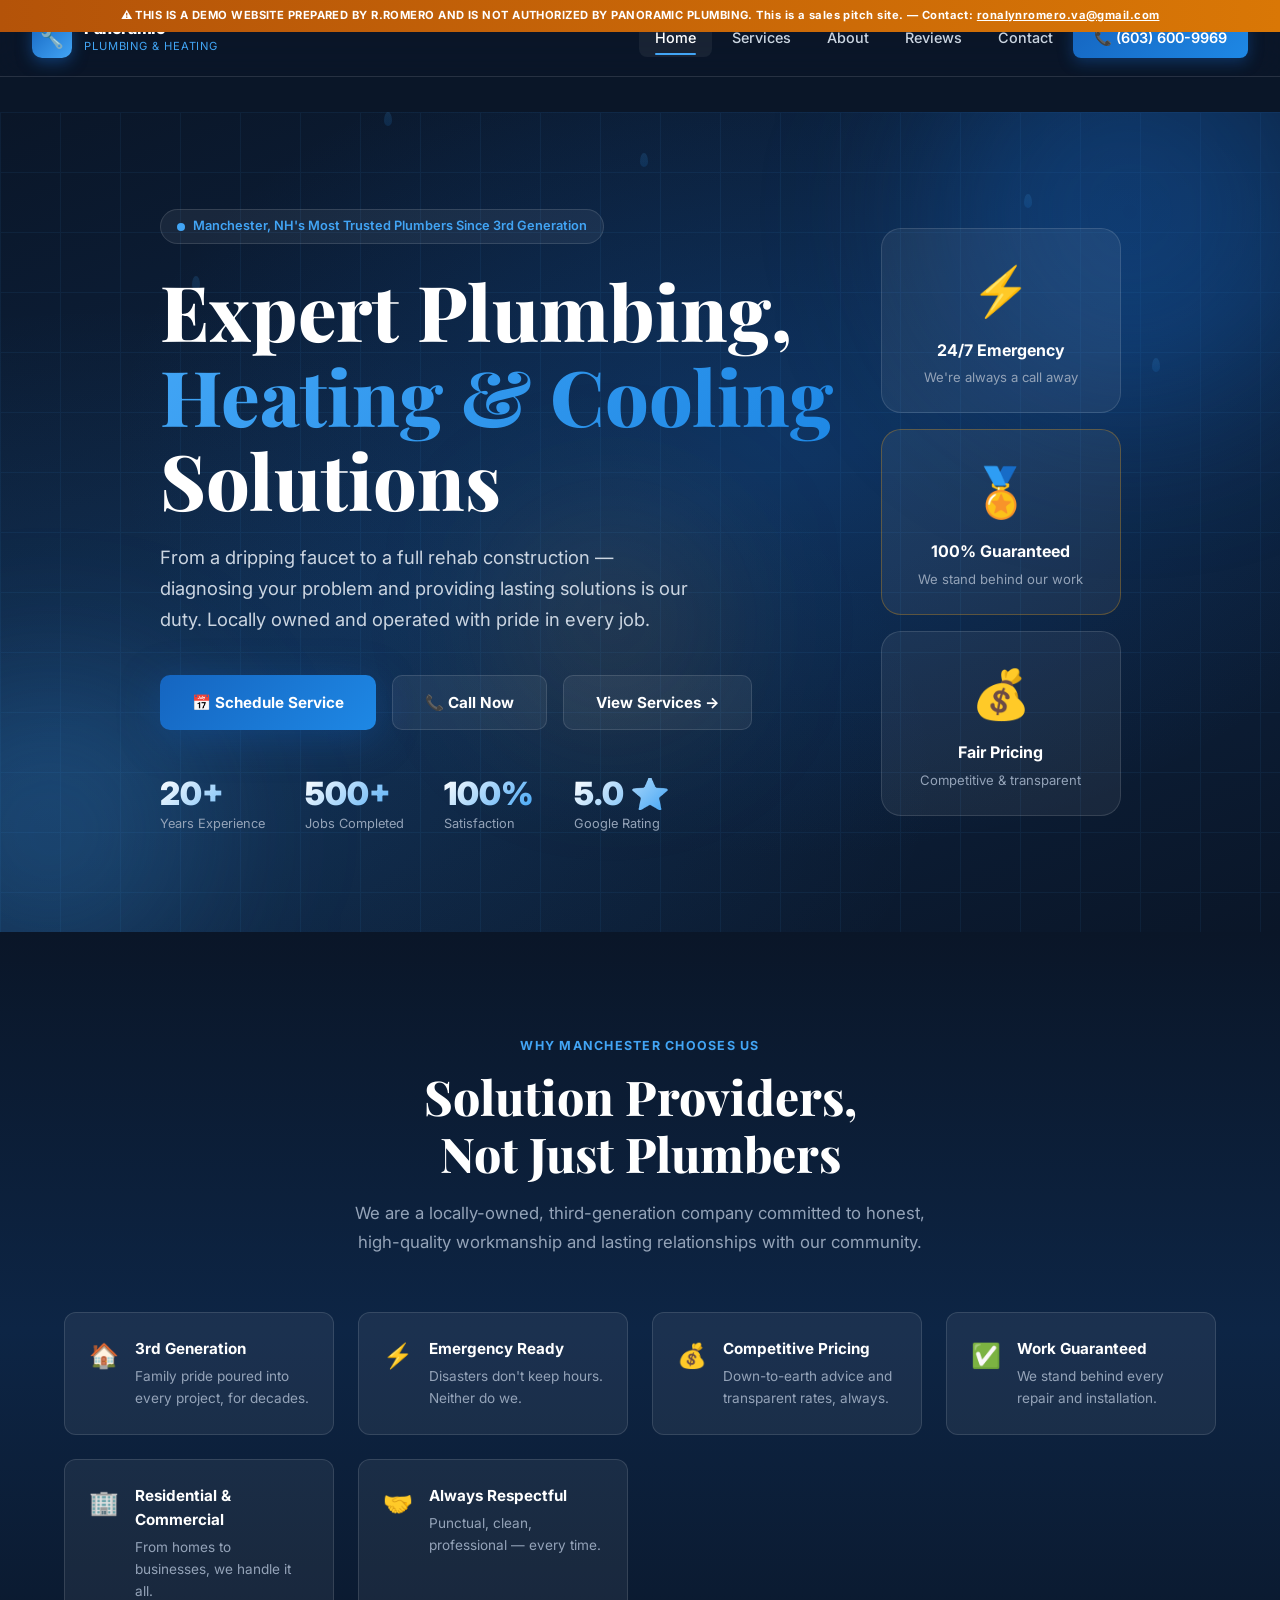
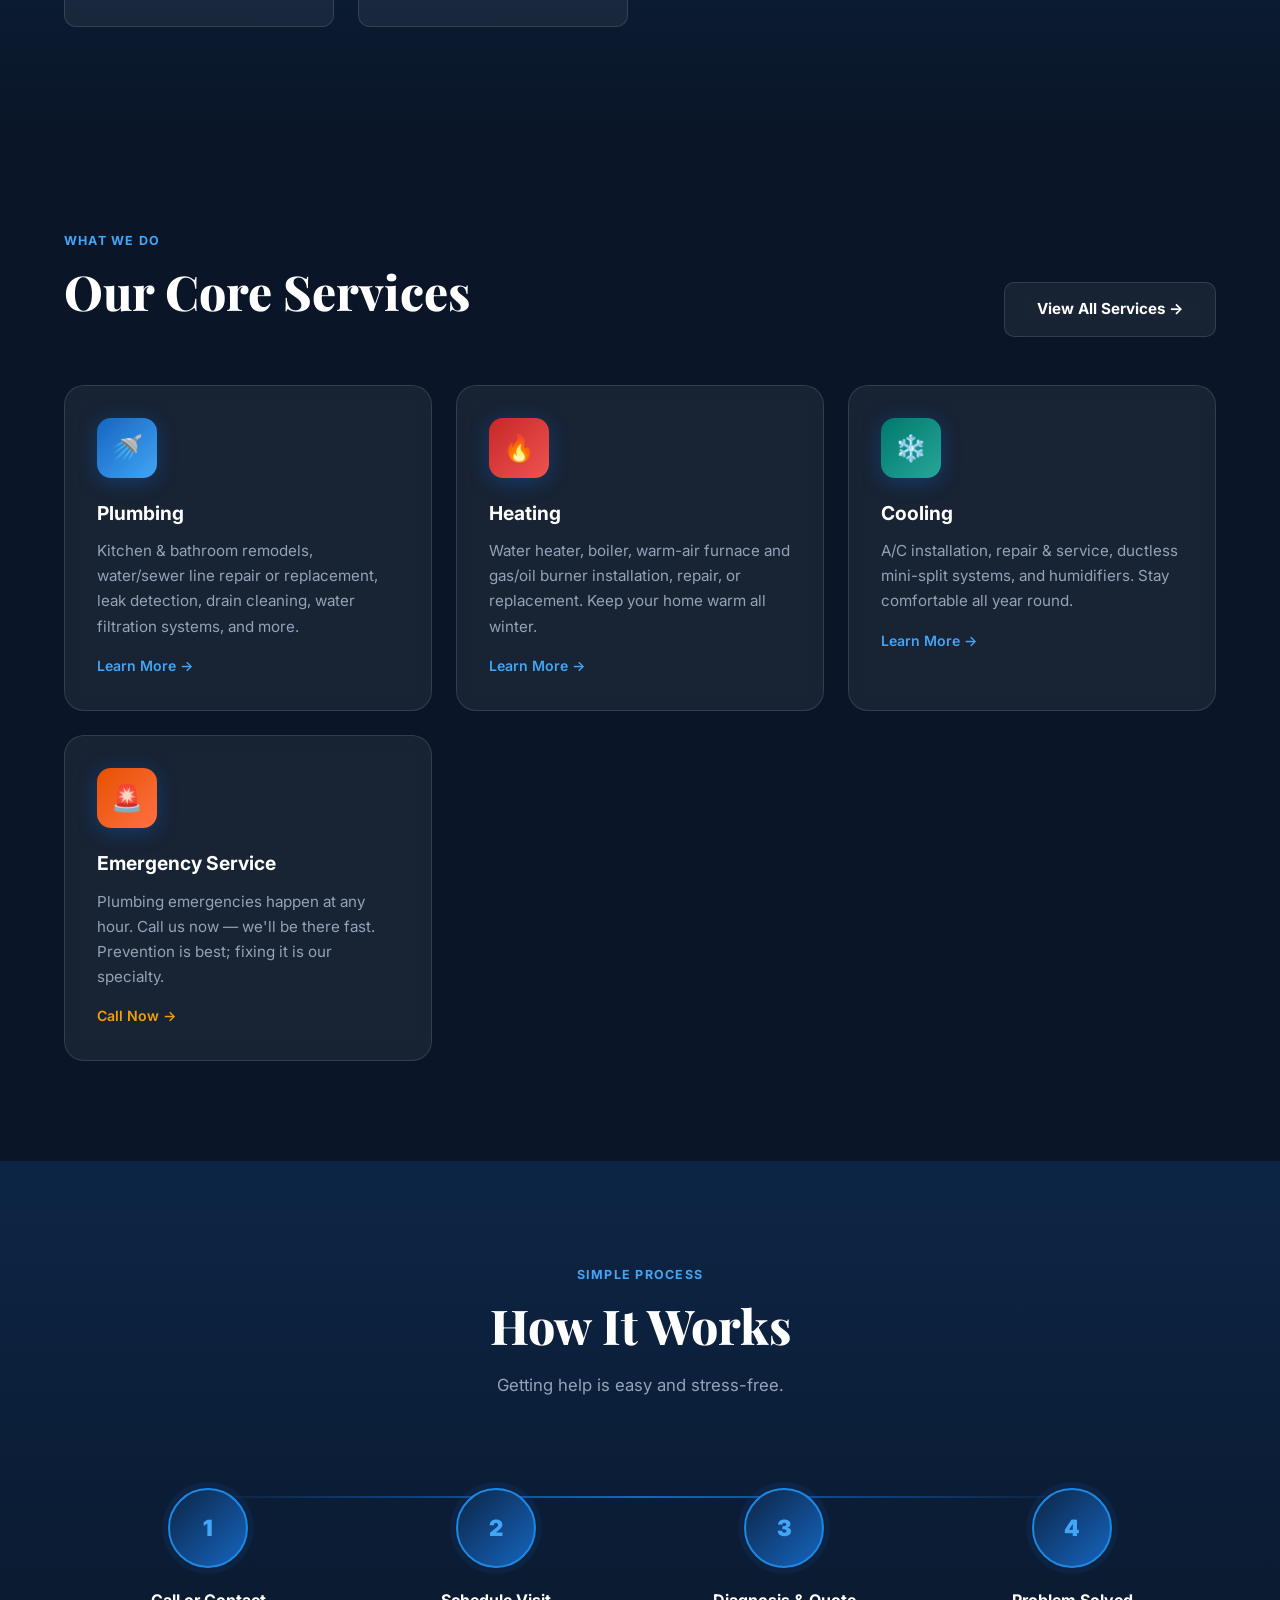
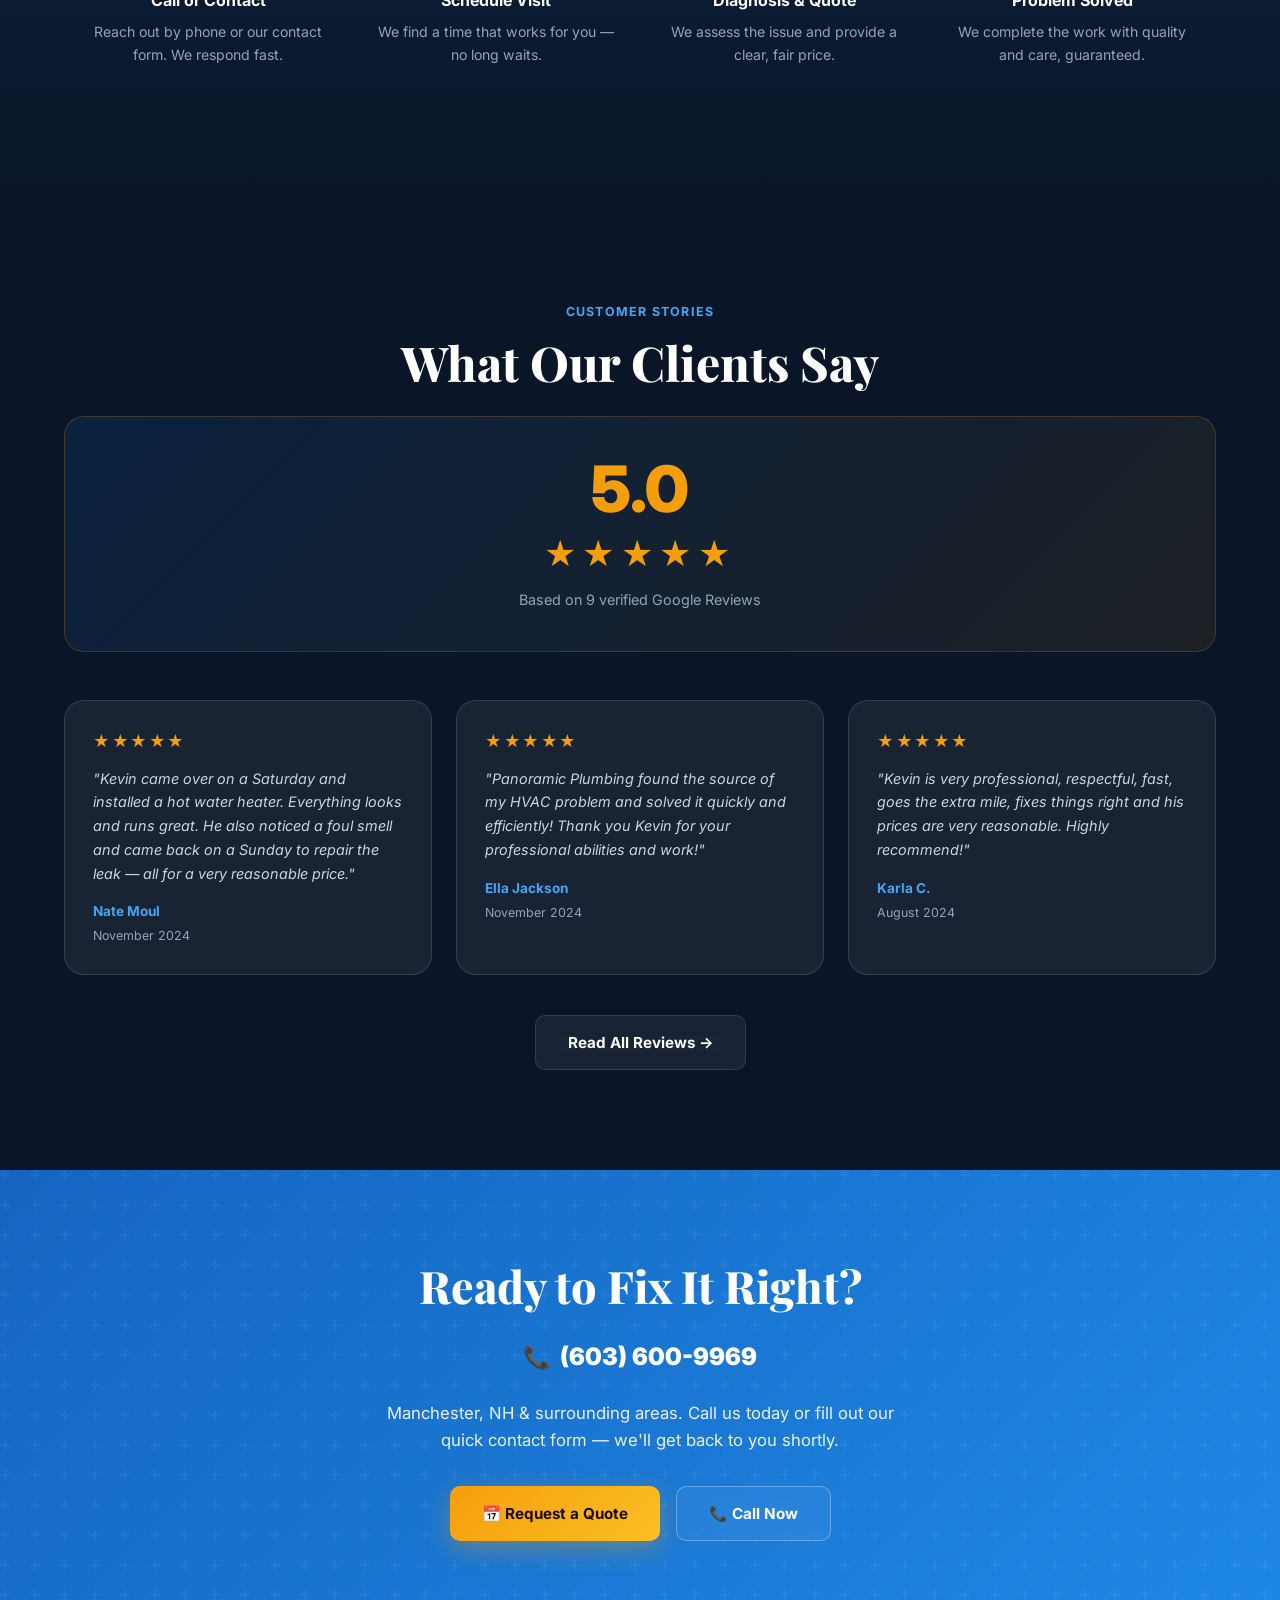
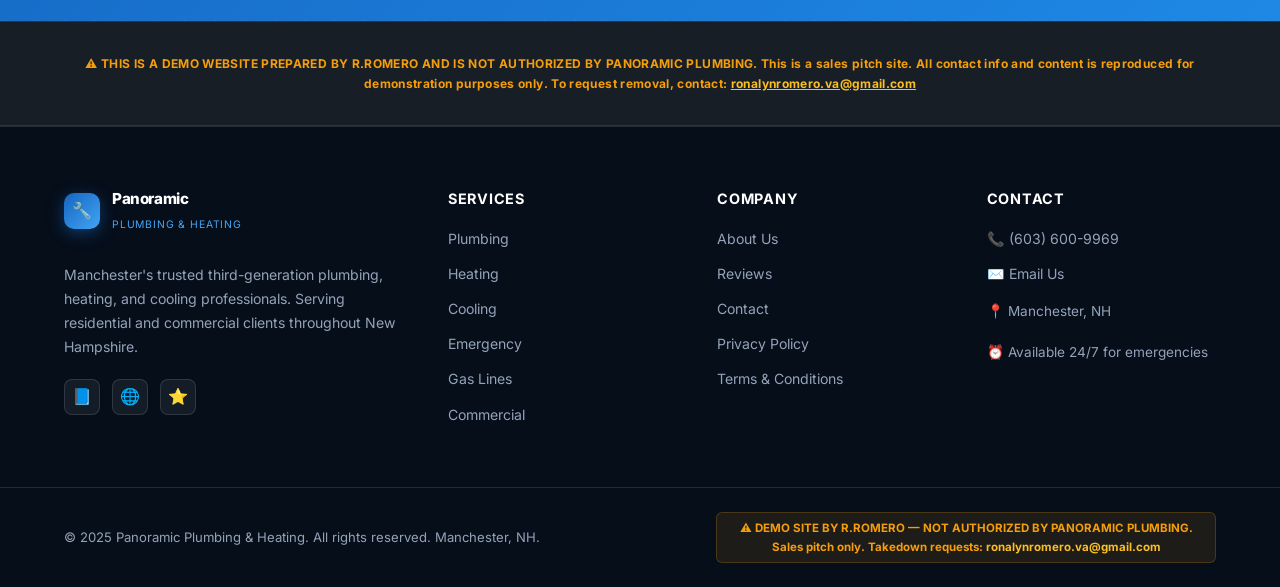
<file: index.html>
<!DOCTYPE html>
<html lang="en">

<head>
  <meta charset="UTF-8">
  <meta name="viewport" content="width=device-width, initial-scale=1.0">
  <meta name="description"
    content="Panoramic Plumbing — Manchester, NH's trusted third-generation plumbing, heating, and cooling experts. Available for residential and commercial service.">
  <title>Panoramic Plumbing &amp; Heating | Manchester, NH</title>
  <link rel="stylesheet" href="css/styles.css">
  <link rel="icon"
    href="data:image/svg+xml,<svg xmlns='http://www.w3.org/2000/svg' viewBox='0 0 100 100'><text y='.9em' font-size='90'>🔧</text></svg>">
</head>

<body>

  <!-- DISCLAIMER BAR -->
  <div class="disclaimer-bar" role="alert">
    ⚠️ THIS IS A DEMO WEBSITE PREPARED BY R.ROMERO AND IS NOT AUTHORIZED BY PANORAMIC PLUMBING. This is a sales pitch
    site. — Contact: <a href="mailto:ronalynromero.va@gmail.com"
      style="color:#fff; text-decoration:underline;">ronalynromero.va@gmail.com</a>
  </div>

  <!-- HEADER -->
  <header class="site-header" id="site-header">
    <div class="header-inner">
      <a href="index.html" class="logo" aria-label="Panoramic Plumbing Home">
        <div class="logo-icon">🔧</div>
        <div>
          <div style="font-size:1rem; line-height:1.1;">Panoramic</div>
          <div style="font-size:0.7rem; font-weight:400; color:var(--sky); letter-spacing:0.08em;">PLUMBING &amp;
            HEATING</div>
        </div>
      </a>

      <nav class="nav-links" aria-label="Main navigation">
        <a href="index.html">Home</a>
        <a href="services.html">Services</a>
        <a href="about.html">About</a>
        <a href="reviews.html">Reviews</a>
        <a href="contact.html">Contact</a>
        <a href="tel:6036009969" class="nav-cta">📞 (603) 600-9969</a>
      </nav>

      <button class="hamburger" id="hamburger" aria-label="Toggle mobile menu" aria-expanded="false">
        <span></span><span></span><span></span>
      </button>
    </div>
    <nav class="mobile-nav" id="mobile-nav" aria-label="Mobile navigation">
      <a href="index.html">🏠 Home</a>
      <a href="services.html">🔧 Services</a>
      <a href="about.html">👥 About</a>
      <a href="reviews.html">⭐ Reviews</a>
      <a href="contact.html">📬 Contact</a>
      <a href="tel:6036009969" style="color:var(--sky); font-weight:700;">📞 (603) 600-9969</a>
    </nav>
  </header>

  <!-- PAGE CONTENT -->
  <main class="page-content">

    <!-- ═══ HERO ═══════════════════════════════ -->
    <section class="hero" aria-label="Hero">
      <div class="hero-bg"></div>
      <div class="hero-grid"></div>

      <!-- Ambient orbs -->
      <div class="hero-orbs">
        <div class="orb orb1"></div>
        <div class="orb orb2"></div>
        <div class="orb orb3"></div>
      </div>

      <!-- Floating water drops -->
      <div class="drop-deco" style="left:15%;top:20%;--dur:5s;--delay:0s"></div>
      <div class="drop-deco" style="left:80%;top:10%;--dur:7s;--delay:1.5s"></div>
      <div class="drop-deco" style="left:50%;top:5%;--dur:6s;--delay:0.8s"></div>
      <div class="drop-deco" style="left:30%;top:0%;--dur:4.5s;--delay:2s"></div>
      <div class="drop-deco" style="left:90%;top:30%;--dur:8s;--delay:0.3s"></div>

      <div class="container" style="display:grid; grid-template-columns:1fr auto; gap:3rem; align-items:center;">
        <div class="hero-content">
          <div class="hero-badge">
            <div class="dot"></div>
            Manchester, NH's Most Trusted Plumbers Since 3rd Generation
          </div>

          <h1>
            Expert Plumbing,<br>
            <span>Heating &amp; Cooling</span><br>
            Solutions
          </h1>

          <p class="hero-sub">
            From a dripping faucet to a full rehab construction — diagnosing your problem
            and providing lasting solutions is our duty. Locally owned and operated with
            pride in every job.
          </p>

          <div class="hero-actions">
            <a href="contact.html" class="btn btn-primary">📅 Schedule Service</a>
            <a href="tel:6036009969" class="btn btn-secondary">📞 Call Now</a>
            <a href="services.html" class="btn btn-secondary">View Services →</a>
          </div>

          <div class="hero-stats">
            <div class="stat">
              <div class="stat-number">
                <span class="count-up" data-target="20" data-suffix="+">20+</span>
              </div>
              <div class="stat-label">Years Experience</div>
            </div>
            <div class="stat">
              <div class="stat-number">
                <span class="count-up" data-target="500" data-suffix="+">500+</span>
              </div>
              <div class="stat-label">Jobs Completed</div>
            </div>
            <div class="stat">
              <div class="stat-number">
                <span class="count-up" data-target="100" data-suffix="%">100%</span>
              </div>
              <div class="stat-label">Satisfaction</div>
            </div>
            <div class="stat">
              <div class="stat-number">5.0 ⭐</div>
              <div class="stat-label">Google Rating</div>
            </div>
          </div>
        </div>

        <!-- Hero visual panel -->
        <div class="hero-visual" style="display:flex; flex-direction:column; gap:1rem; min-width:240px;">
          <div class="card" style="text-align:center; padding:1.5rem;">
            <div style="font-size:3rem; margin-bottom:0.5rem;">⚡</div>
            <div style="font-weight:700; font-size:1rem;">24/7 Emergency</div>
            <div style="color:var(--text-muted); font-size:0.82rem; margin-top:0.25rem;">We're always a call away</div>
          </div>
          <div class="card" style="text-align:center; padding:1.5rem; border-color:rgba(245,158,11,0.3);">
            <div style="font-size:3rem; margin-bottom:0.5rem;">🏅</div>
            <div style="font-weight:700; font-size:1rem;">100% Guaranteed</div>
            <div style="color:var(--text-muted); font-size:0.82rem; margin-top:0.25rem;">We stand behind our work</div>
          </div>
          <div class="card" style="text-align:center; padding:1.5rem;">
            <div style="font-size:3rem; margin-bottom:0.5rem;">💰</div>
            <div style="font-weight:700; font-size:1rem;">Fair Pricing</div>
            <div style="color:var(--text-muted); font-size:0.82rem; margin-top:0.25rem;">Competitive &amp; transparent
            </div>
          </div>
        </div>
      </div>
    </section>

    <!-- ═══ WHY CHOOSE US ═════════════════════ -->
    <section class="section-pad" style="background: linear-gradient(180deg,#0a1628 0%, #0d2545 50%, #0a1628 100%);">
      <div class="container">
        <div style="text-align:center; margin-bottom:3.5rem;">
          <span class="title-tag reveal">Why Manchester Chooses Us</span>
          <h2 class="section-title reveal reveal-delay-1">Solution Providers,<br>Not Just Plumbers</h2>
          <p class="section-sub reveal reveal-delay-2" style="margin:0 auto;">
            We are a locally-owned, third-generation company committed to honest, high-quality
            workmanship and lasting relationships with our community.
          </p>
        </div>

        <div class="features-grid">
          <div class="feature-item reveal">
            <div class="feature-icon">🏠</div>
            <div>
              <h4>3rd Generation</h4>
              <p>Family pride poured into every project, for decades.</p>
            </div>
          </div>
          <div class="feature-item reveal reveal-delay-1">
            <div class="feature-icon">⚡</div>
            <div>
              <h4>Emergency Ready</h4>
              <p>Disasters don't keep hours. Neither do we.</p>
            </div>
          </div>
          <div class="feature-item reveal reveal-delay-2">
            <div class="feature-icon">💰</div>
            <div>
              <h4>Competitive Pricing</h4>
              <p>Down-to-earth advice and transparent rates, always.</p>
            </div>
          </div>
          <div class="feature-item reveal reveal-delay-3">
            <div class="feature-icon">✅</div>
            <div>
              <h4>Work Guaranteed</h4>
              <p>We stand behind every repair and installation.</p>
            </div>
          </div>
          <div class="feature-item reveal reveal-delay-4">
            <div class="feature-icon">🏢</div>
            <div>
              <h4>Residential &amp; Commercial</h4>
              <p>From homes to businesses, we handle it all.</p>
            </div>
          </div>
          <div class="feature-item reveal reveal-delay-5">
            <div class="feature-icon">🤝</div>
            <div>
              <h4>Always Respectful</h4>
              <p>Punctual, clean, professional — every time.</p>
            </div>
          </div>
        </div>
      </div>
    </section>

    <!-- ═══ SERVICES PREVIEW ══════════════════ -->
    <section class="section-pad">
      <div class="container">
        <div
          style="display:flex; justify-content:space-between; align-items:flex-end; margin-bottom:3rem; flex-wrap:wrap; gap:1rem;">
          <div>
            <span class="title-tag reveal">What We Do</span>
            <h2 class="section-title reveal reveal-delay-1">Our Core Services</h2>
          </div>
          <a href="services.html" class="btn btn-secondary reveal" style="white-space:nowrap;">View All Services →</a>
        </div>

        <div class="services-grid">
          <div class="card reveal" id="service-plumbing">
            <div class="card-icon plumbing">🚿</div>
            <h3>Plumbing</h3>
            <p>Kitchen &amp; bathroom remodels, water/sewer line repair or replacement, leak detection, drain cleaning,
              water filtration systems, and more.</p>
            <a href="services.html#plumbing"
              style="display:inline-block; margin-top:1rem; color:var(--sky); font-size:0.88rem; font-weight:600;">Learn
              More →</a>
          </div>
          <div class="card reveal reveal-delay-1" id="service-heating">
            <div class="card-icon heating">🔥</div>
            <h3>Heating</h3>
            <p>Water heater, boiler, warm-air furnace and gas/oil burner installation, repair, or replacement. Keep your
              home warm all winter.</p>
            <a href="services.html#heating"
              style="display:inline-block; margin-top:1rem; color:var(--sky); font-size:0.88rem; font-weight:600;">Learn
              More →</a>
          </div>
          <div class="card reveal reveal-delay-2" id="service-cooling">
            <div class="card-icon cooling">❄️</div>
            <h3>Cooling</h3>
            <p>A/C installation, repair &amp; service, ductless mini-split systems, and humidifiers. Stay comfortable
              all year round.</p>
            <a href="services.html#cooling"
              style="display:inline-block; margin-top:1rem; color:var(--sky); font-size:0.88rem; font-weight:600;">Learn
              More →</a>
          </div>
          <div class="card reveal reveal-delay-3" id="service-emergency">
            <div class="card-icon emergency">🚨</div>
            <h3>Emergency Service</h3>
            <p>Plumbing emergencies happen at any hour. Call us now — we'll be there fast. Prevention is best; fixing it
              is our specialty.</p>
            <a href="tel:6036009969"
              style="display:inline-block; margin-top:1rem; color:var(--gold); font-size:0.88rem; font-weight:600;">Call
              Now →</a>
          </div>
        </div>
      </div>
    </section>

    <!-- ═══ HOW IT WORKS ══════════════════════ -->
    <section class="section-pad" style="background:linear-gradient(180deg,#0d2545 0%,#0a1628 100%);">
      <div class="container">
        <div style="text-align:center; margin-bottom:3.5rem;">
          <span class="title-tag reveal">Simple Process</span>
          <h2 class="section-title reveal reveal-delay-1">How It Works</h2>
          <p class="section-sub reveal reveal-delay-2" style="margin:0 auto;">Getting help is easy and stress-free.</p>
        </div>
        <div class="process-steps">
          <div class="process-step reveal">
            <div class="step-num">1</div>
            <h4>Call or Contact</h4>
            <p>Reach out by phone or our contact form. We respond fast.</p>
          </div>
          <div class="process-step reveal reveal-delay-1">
            <div class="step-num">2</div>
            <h4>Schedule Visit</h4>
            <p>We find a time that works for you — no long waits.</p>
          </div>
          <div class="process-step reveal reveal-delay-2">
            <div class="step-num">3</div>
            <h4>Diagnosis &amp; Quote</h4>
            <p>We assess the issue and provide a clear, fair price.</p>
          </div>
          <div class="process-step reveal reveal-delay-3">
            <div class="step-num">4</div>
            <h4>Problem Solved</h4>
            <p>We complete the work with quality and care, guaranteed.</p>
          </div>
        </div>
      </div>
    </section>

    <!-- ═══ REVIEWS PREVIEW ═══════════════════ -->
    <section class="section-pad">
      <div class="container">
        <div style="text-align:center; margin-bottom:1.5rem;">
          <span class="title-tag reveal">Customer Stories</span>
          <h2 class="section-title reveal reveal-delay-1">What Our Clients Say</h2>
        </div>
        <div class="rating-band reveal reveal-delay-2">
          <div class="rating-score">5.0</div>
          <div class="rating-stars">★★★★★</div>
          <div class="rating-label">Based on 9 verified Google Reviews</div>
        </div>
        <div class="reviews-grid">
          <div class="review-card reveal">
            <div class="stars">★★★★★</div>
            <p class="review-text">"Kevin came over on a Saturday and installed a hot water heater. Everything looks and
              runs great. He also noticed a foul smell and came back on a Sunday to repair the leak — all for a very
              reasonable price."</p>
            <div class="reviewer">Nate Moul</div>
            <div class="review-date">November 2024</div>
          </div>
          <div class="review-card reveal reveal-delay-1">
            <div class="stars">★★★★★</div>
            <p class="review-text">"Panoramic Plumbing found the source of my HVAC problem and solved it quickly and
              efficiently! Thank you Kevin for your professional abilities and work!"</p>
            <div class="reviewer">Ella Jackson</div>
            <div class="review-date">November 2024</div>
          </div>
          <div class="review-card reveal reveal-delay-2">
            <div class="stars">★★★★★</div>
            <p class="review-text">"Kevin is very professional, respectful, fast, goes the extra mile, fixes things
              right and his prices are very reasonable. Highly recommend!"</p>
            <div class="reviewer">Karla C.</div>
            <div class="review-date">August 2024</div>
          </div>
        </div>
        <div style="text-align:center; margin-top:2.5rem;" class="reveal">
          <a href="reviews.html" class="btn btn-secondary">Read All Reviews →</a>
        </div>
      </div>
    </section>

    <!-- ═══ CTA BAND ═══════════════════════════ -->
    <div class="cta-band">
      <div class="container">
        <div class="cta-band-content">
          <h2>Ready to Fix It Right?</h2>
          <a href="tel:6036009969" class="phone-big"><span>📞</span> (603) 600-9969</a>
          <p>Manchester, NH &amp; surrounding areas. Call us today or fill out our quick contact form — we'll get back
            to you shortly.</p>
          <div class="cta-actions">
            <a href="contact.html" class="btn btn-gold">📅 Request a Quote</a>
            <a href="tel:6036009969" class="btn btn-secondary" style="border-color:rgba(255,255,255,0.3);">📞 Call
              Now</a>
          </div>
        </div>
      </div>
    </div>

    <!-- ═══ DISCLAIMER SECTION ════════════════ -->
    <section
      style="padding:2rem 0; background:rgba(245,158,11,0.06); border-top:1px solid rgba(245,158,11,0.15); border-bottom:1px solid rgba(245,158,11,0.15);">
      <div class="container" style="text-align:center;">
        <p style="font-size:0.75rem; color:var(--gold); font-weight:700; letter-spacing:0.03em;">
          ⚠️ THIS IS A DEMO WEBSITE PREPARED BY R.ROMERO AND IS NOT AUTHORIZED BY PANORAMIC PLUMBING. This is a sales
          pitch site. All contact info and content is reproduced for demonstration purposes only. To request removal,
          contact: <a href="mailto:ronalynromero.va@gmail.com"
            style="color:var(--gold-light); text-decoration:underline;">ronalynromero.va@gmail.com</a>
        </p>
      </div>
    </section>

  </main>

  <!-- FOOTER -->
  <footer class="site-footer" aria-label="Site Footer">
    <div class="container">
      <div class="footer-grid">
        <div class="footer-brand">
          <a href="index.html" class="logo" style="margin-bottom:0.75rem; display:inline-flex;">
            <div class="logo-icon" style="width:36px;height:36px;font-size:1rem;">🔧</div>
            <div style="font-size:0.95rem;">Panoramic<br><span
                style="font-size:0.65rem; font-weight:400; color:var(--sky); letter-spacing:0.08em;">PLUMBING &amp;
                HEATING</span></div>
          </a>
          <p>Manchester's trusted third-generation plumbing, heating, and cooling professionals. Serving residential and
            commercial clients throughout New Hampshire.</p>
          <div class="footer-socials">
            <a class="social-icon" href="#" aria-label="Facebook">📘</a>
            <a class="social-icon" href="#" aria-label="Google">🌐</a>
            <a class="social-icon" href="#" aria-label="Yelp">⭐</a>
          </div>
        </div>

        <div class="footer-col">
          <h4>Services</h4>
          <ul>
            <li><a href="services.html#plumbing">Plumbing</a></li>
            <li><a href="services.html#heating">Heating</a></li>
            <li><a href="services.html#cooling">Cooling</a></li>
            <li><a href="services.html#emergency">Emergency</a></li>
            <li><a href="services.html#gas">Gas Lines</a></li>
            <li><a href="services.html#commercial">Commercial</a></li>
          </ul>
        </div>

        <div class="footer-col">
          <h4>Company</h4>
          <ul>
            <li><a href="about.html">About Us</a></li>
            <li><a href="reviews.html">Reviews</a></li>
            <li><a href="contact.html">Contact</a></li>
            <li><a href="#">Privacy Policy</a></li>
            <li><a href="#">Terms &amp; Conditions</a></li>
          </ul>
        </div>

        <div class="footer-col">
          <h4>Contact</h4>
          <ul>
            <li><a href="tel:6036009969">📞 (603) 600-9969</a></li>
            <li><a href="mailto:Email@PanoramicPlumbing.com">✉️ Email Us</a></li>
            <li style="color:var(--text-muted); font-size:0.85rem; padding:0.3rem 0;">📍 Manchester, NH</a></li>
            <li style="color:var(--text-muted); font-size:0.85rem; padding:0.3rem 0;">⏰ Available 24/7 for emergencies
            </li>
          </ul>
        </div>
      </div>
    </div>

    <div class="footer-bottom">
      <div class="container">
        <div class="footer-bottom-inner">
          <div class="footer-copy">© 2025 Panoramic Plumbing &amp; Heating. All rights reserved. Manchester, NH.</div>
          <div class="footer-disclaimer">
            ⚠️ DEMO SITE BY R.ROMERO — NOT AUTHORIZED BY PANORAMIC PLUMBING. Sales pitch only. Takedown requests: <a
              href="mailto:ronalynromero.va@gmail.com" style="color:var(--gold-light);">ronalynromero.va@gmail.com</a>
          </div>
        </div>
      </div>
    </div>
  </footer>

  <script src="js/main.js"></script>
</body>

</html>
</file>
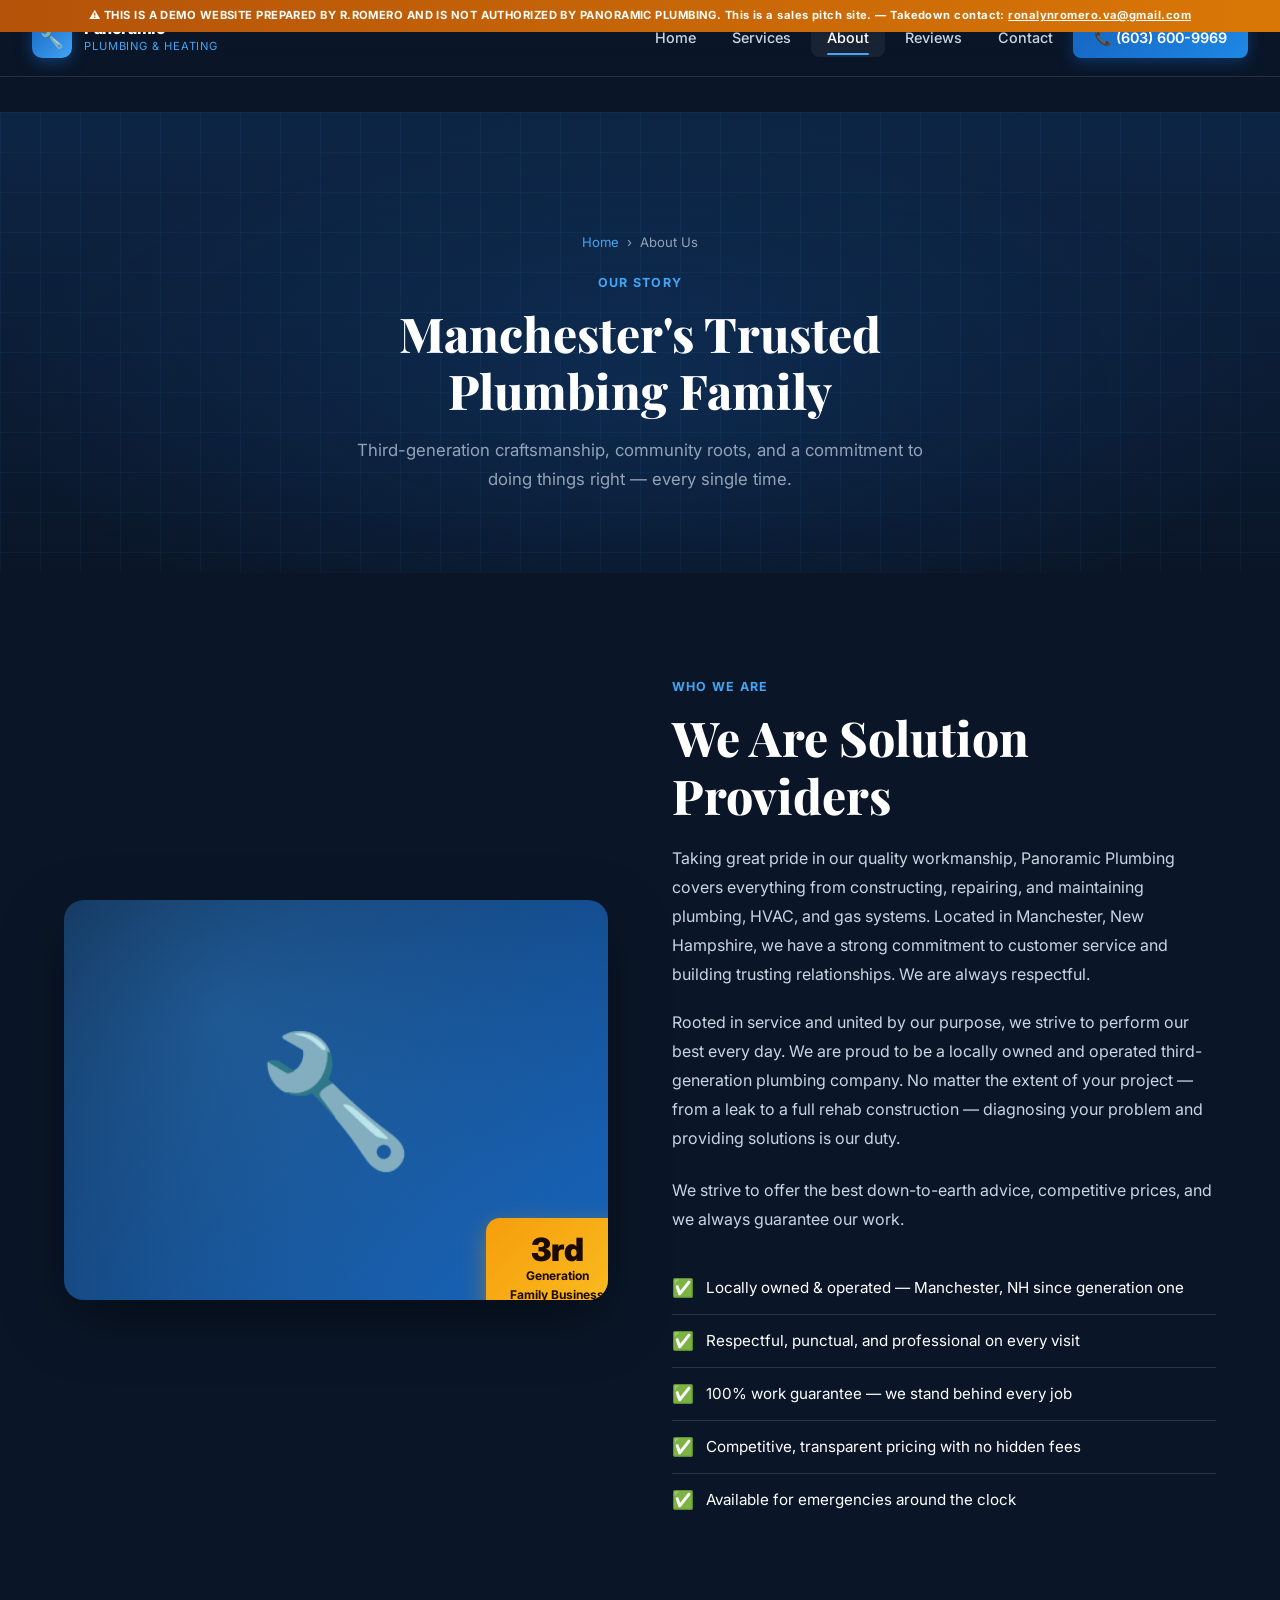
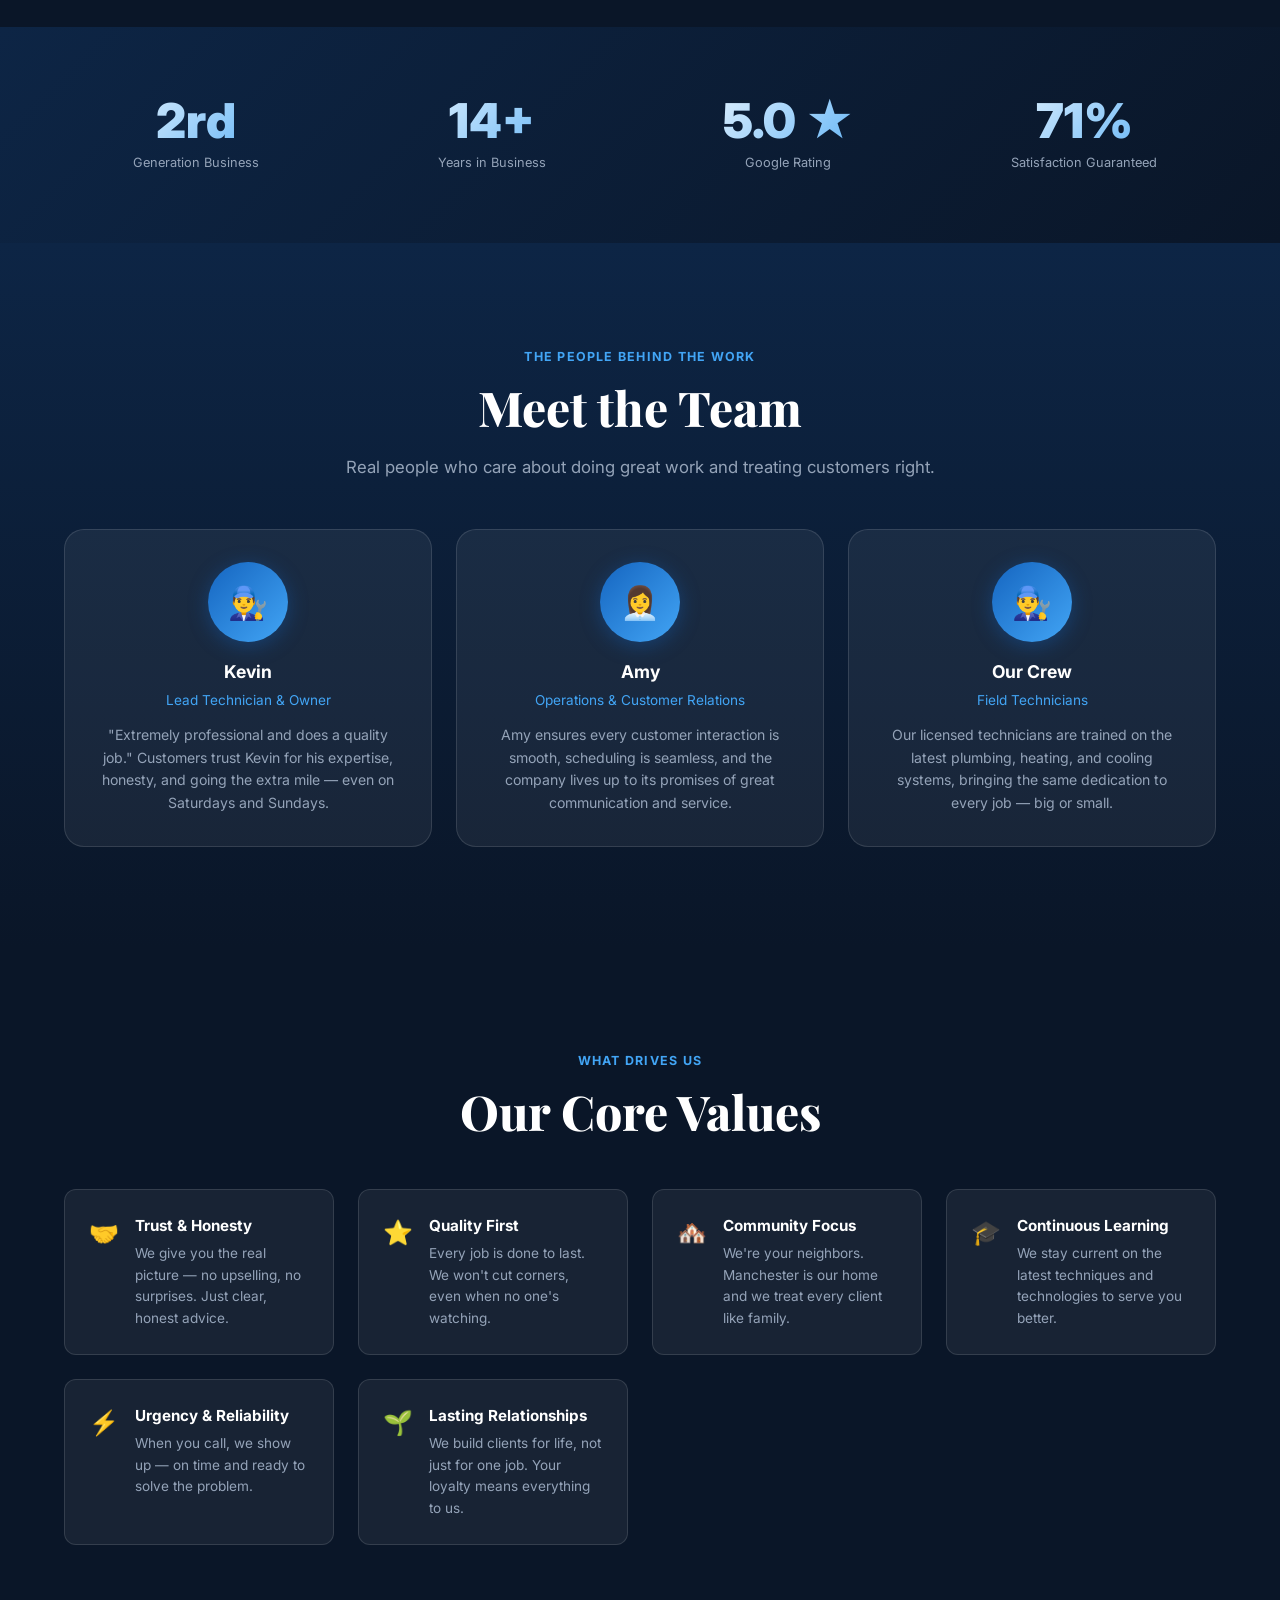
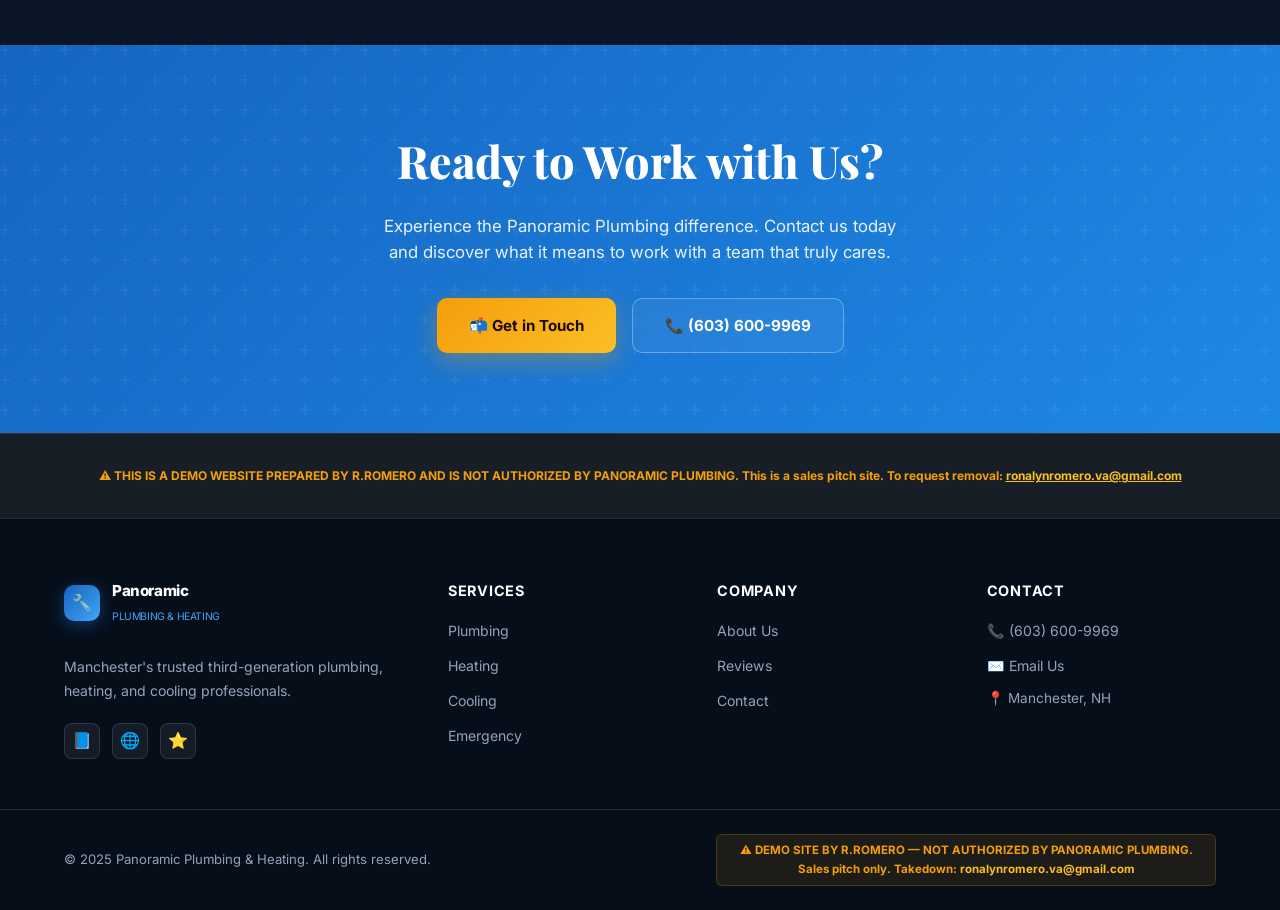
<file: about.html>
<!DOCTYPE html>
<html lang="en">

<head>
    <meta charset="UTF-8">
    <meta name="viewport" content="width=device-width, initial-scale=1.0">
    <meta name="description"
        content="Learn about Panoramic Plumbing — Manchester, NH's third-generation, locally owned plumbing and heating company. Meet the team and discover our values.">
    <title>About Us | Panoramic Plumbing &amp; Heating</title>
    <link rel="stylesheet" href="css/styles.css">
    <link rel="icon"
        href="data:image/svg+xml,<svg xmlns='http://www.w3.org/2000/svg' viewBox='0 0 100 100'><text y='.9em' font-size='90'>🔧</text></svg>">
</head>

<body>

    <div class="disclaimer-bar" role="alert">
        ⚠️ THIS IS A DEMO WEBSITE PREPARED BY R.ROMERO AND IS NOT AUTHORIZED BY PANORAMIC PLUMBING. This is a sales
        pitch site. — Takedown contact: <a href="mailto:ronalynromero.va@gmail.com"
            style="color:#fff; text-decoration:underline;">ronalynromero.va@gmail.com</a>
    </div>

    <header class="site-header" id="site-header">
        <div class="header-inner">
            <a href="index.html" class="logo" aria-label="Panoramic Plumbing Home">
                <div class="logo-icon">🔧</div>
                <div>
                    <div style="font-size:1rem; line-height:1.1;">Panoramic</div>
                    <div style="font-size:0.7rem; font-weight:400; color:var(--sky); letter-spacing:0.08em;">PLUMBING
                        &amp; HEATING</div>
                </div>
            </a>
            <nav class="nav-links" aria-label="Main navigation">
                <a href="index.html">Home</a>
                <a href="services.html">Services</a>
                <a href="about.html">About</a>
                <a href="reviews.html">Reviews</a>
                <a href="contact.html">Contact</a>
                <a href="tel:6036009969" class="nav-cta">📞 (603) 600-9969</a>
            </nav>
            <button class="hamburger" id="hamburger" aria-label="Toggle mobile menu">
                <span></span><span></span><span></span>
            </button>
        </div>
        <nav class="mobile-nav" id="mobile-nav">
            <a href="index.html">🏠 Home</a>
            <a href="services.html">🔧 Services</a>
            <a href="about.html">👥 About</a>
            <a href="reviews.html">⭐ Reviews</a>
            <a href="contact.html">📬 Contact</a>
            <a href="tel:6036009969" style="color:var(--sky); font-weight:700;">📞 (603) 600-9969</a>
        </nav>
    </header>

    <main class="page-content">

        <!-- PAGE HERO -->
        <section class="page-hero">
            <div class="container">
                <div class="breadcrumb">
                    <a href="index.html">Home</a>
                    <span>›</span>
                    <span>About Us</span>
                </div>
                <span class="title-tag">Our Story</span>
                <h1 class="section-title" style="margin-bottom:1rem;">Manchester's Trusted<br>Plumbing Family</h1>
                <p class="section-sub" style="margin:0 auto; text-align:center;">
                    Third-generation craftsmanship, community roots, and a commitment to doing things right — every
                    single time.
                </p>
            </div>
        </section>

        <!-- STORY SECTION -->
        <section class="section-pad">
            <div class="container">
                <div class="about-grid">
                    <div class="about-image-wrap reveal">
                        <div class="about-image-box">
                            <span style="position:relative; z-index:1;">🔧</span>
                            <div class="about-badge-float">
                                <div class="big-num">3rd</div>
                                <div class="label">Generation<br>Family Business</div>
                            </div>
                        </div>
                    </div>

                    <div class="reveal reveal-delay-1">
                        <span class="title-tag">Who We Are</span>
                        <h2 class="section-title" style="margin-bottom:1.25rem;">We Are Solution Providers</h2>
                        <p style="color:var(--text-light); line-height:1.8; margin-bottom:1.25rem;">
                            Taking great pride in our quality workmanship, Panoramic Plumbing covers everything from
                            constructing, repairing, and maintaining plumbing, HVAC, and gas systems. Located in
                            Manchester, New Hampshire, we have a strong commitment to customer service and building
                            trusting relationships. We are always respectful.
                        </p>
                        <p style="color:var(--text-light); line-height:1.8; margin-bottom:1.5rem;">
                            Rooted in service and united by our purpose, we strive to perform our best every day.
                            We are proud to be a locally owned and operated third-generation plumbing company. No
                            matter the extent of your project — from a leak to a full rehab construction — diagnosing
                            your problem and providing solutions is our duty.
                        </p>
                        <p style="color:var(--text-light); line-height:1.8;">
                            We strive to offer the best down-to-earth advice, competitive prices, and we always
                            guarantee our work.
                        </p>

                        <div class="values-list" style="margin-top:1.75rem;">
                            <div class="value-item"><span class="value-check">✅</span> <span>Locally owned &amp;
                                    operated — Manchester, NH since generation one</span></div>
                            <div class="value-item"><span class="value-check">✅</span> <span>Respectful, punctual, and
                                    professional on every visit</span></div>
                            <div class="value-item"><span class="value-check">✅</span> <span>100% work guarantee — we
                                    stand behind every job</span></div>
                            <div class="value-item"><span class="value-check">✅</span> <span>Competitive, transparent
                                    pricing with no hidden fees</span></div>
                            <div class="value-item"><span class="value-check">✅</span> <span>Available for emergencies
                                    around the clock</span></div>
                        </div>
                    </div>
                </div>
            </div>
        </section>

        <!-- STATS BAND -->
        <section style="padding:70px 0; background:linear-gradient(135deg, var(--blue-mid), var(--blue-dark));">
            <div class="container">
                <div
                    style="display:grid; grid-template-columns:repeat(auto-fit,minmax(180px,1fr)); gap:2rem; text-align:center;">
                    <div class="reveal">
                        <div class="stat-number" style="font-size:3rem;"><span class="count-up" data-target="3"
                                data-suffix="">0</span>rd</div>
                        <div class="stat-label" style="margin-top:0.5rem;">Generation Business</div>
                    </div>
                    <div class="reveal reveal-delay-1">
                        <div class="stat-number" style="font-size:3rem;"><span class="count-up" data-target="20"
                                data-suffix="+">0</span></div>
                        <div class="stat-label" style="margin-top:0.5rem;">Years in Business</div>
                    </div>
                    <div class="reveal reveal-delay-2">
                        <div class="stat-number" style="font-size:3rem; color:var(--gold);">5.0 ★</div>
                        <div class="stat-label" style="margin-top:0.5rem;">Google Rating</div>
                    </div>
                    <div class="reveal reveal-delay-3">
                        <div class="stat-number" style="font-size:3rem;"><span class="count-up" data-target="100"
                                data-suffix="%">0%</span></div>
                        <div class="stat-label" style="margin-top:0.5rem;">Satisfaction Guaranteed</div>
                    </div>
                </div>
            </div>
        </section>

        <!-- TEAM -->
        <section class="section-pad" style="background:linear-gradient(180deg,#0d2545 0%,#0a1628 100%);">
            <div class="container">
                <div style="text-align:center; margin-bottom:3rem;">
                    <span class="title-tag reveal">The People Behind the Work</span>
                    <h2 class="section-title reveal reveal-delay-1">Meet the Team</h2>
                    <p class="section-sub reveal reveal-delay-2" style="margin:0 auto;">Real people who care about doing
                        great work and treating customers right.</p>
                </div>
                <div class="team-grid">
                    <div class="team-card reveal">
                        <div class="team-avatar">👨‍🔧</div>
                        <div class="team-name">Kevin</div>
                        <div class="team-role">Lead Technician &amp; Owner</div>
                        <p class="team-bio">"Extremely professional and does a quality job." Customers trust Kevin for
                            his expertise, honesty, and going the extra mile — even on Saturdays and Sundays.</p>
                    </div>
                    <div class="team-card reveal reveal-delay-1">
                        <div class="team-avatar">👩‍💼</div>
                        <div class="team-name">Amy</div>
                        <div class="team-role">Operations &amp; Customer Relations</div>
                        <p class="team-bio">Amy ensures every customer interaction is smooth, scheduling is seamless,
                            and the company lives up to its promises of great communication and service.</p>
                    </div>
                    <div class="team-card reveal reveal-delay-2">
                        <div class="team-avatar">👨‍🔧</div>
                        <div class="team-name">Our Crew</div>
                        <div class="team-role">Field Technicians</div>
                        <p class="team-bio">Our licensed technicians are trained on the latest plumbing, heating, and
                            cooling systems, bringing the same dedication to every job — big or small.</p>
                    </div>
                </div>
            </div>
        </section>

        <!-- MISSION / VALUES -->
        <section class="section-pad">
            <div class="container">
                <div style="text-align:center; margin-bottom:3rem;">
                    <span class="title-tag reveal">What Drives Us</span>
                    <h2 class="section-title reveal reveal-delay-1">Our Core Values</h2>
                </div>
                <div class="features-grid">
                    <div class="feature-item reveal">
                        <div class="feature-icon">🤝</div>
                        <div>
                            <h4>Trust &amp; Honesty</h4>
                            <p>We give you the real picture — no upselling, no surprises. Just clear, honest advice.</p>
                        </div>
                    </div>
                    <div class="feature-item reveal reveal-delay-1">
                        <div class="feature-icon">⭐</div>
                        <div>
                            <h4>Quality First</h4>
                            <p>Every job is done to last. We won't cut corners, even when no one's watching.</p>
                        </div>
                    </div>
                    <div class="feature-item reveal reveal-delay-2">
                        <div class="feature-icon">🏘️</div>
                        <div>
                            <h4>Community Focus</h4>
                            <p>We're your neighbors. Manchester is our home and we treat every client like family.</p>
                        </div>
                    </div>
                    <div class="feature-item reveal reveal-delay-3">
                        <div class="feature-icon">🎓</div>
                        <div>
                            <h4>Continuous Learning</h4>
                            <p>We stay current on the latest techniques and technologies to serve you better.</p>
                        </div>
                    </div>
                    <div class="feature-item reveal reveal-delay-4">
                        <div class="feature-icon">⚡</div>
                        <div>
                            <h4>Urgency &amp; Reliability</h4>
                            <p>When you call, we show up — on time and ready to solve the problem.</p>
                        </div>
                    </div>
                    <div class="feature-item reveal reveal-delay-5">
                        <div class="feature-icon">🌱</div>
                        <div>
                            <h4>Lasting Relationships</h4>
                            <p>We build clients for life, not just for one job. Your loyalty means everything to us.</p>
                        </div>
                    </div>
                </div>
            </div>
        </section>

        <div class="cta-band">
            <div class="container">
                <div class="cta-band-content">
                    <h2>Ready to Work with Us?</h2>
                    <p>Experience the Panoramic Plumbing difference. Contact us today and discover what it means to work
                        with a team that truly cares.</p>
                    <div class="cta-actions">
                        <a href="contact.html" class="btn btn-gold">📬 Get in Touch</a>
                        <a href="tel:6036009969" class="btn btn-secondary"
                            style="border-color:rgba(255,255,255,0.3);">📞 (603) 600-9969</a>
                    </div>
                </div>
            </div>
        </div>

        <section style="padding:2rem 0; background:rgba(245,158,11,0.06); border-top:1px solid rgba(245,158,11,0.15);">
            <div class="container" style="text-align:center;">
                <p style="font-size:0.75rem; color:var(--gold); font-weight:700;">
                    ⚠️ THIS IS A DEMO WEBSITE PREPARED BY R.ROMERO AND IS NOT AUTHORIZED BY PANORAMIC PLUMBING. This is
                    a sales pitch site. To request removal: <a href="mailto:ronalynromero.va@gmail.com"
                        style="color:var(--gold-light); text-decoration:underline;">ronalynromero.va@gmail.com</a>
                </p>
            </div>
        </section>

    </main>

    <footer class="site-footer">
        <div class="container">
            <div class="footer-grid">
                <div class="footer-brand">
                    <a href="index.html" class="logo" style="margin-bottom:0.75rem; display:inline-flex;">
                        <div class="logo-icon" style="width:36px;height:36px;font-size:1rem;">🔧</div>
                        <div style="font-size:0.95rem;">Panoramic<br><span
                                style="font-size:0.65rem; font-weight:400; color:var(--sky);">PLUMBING &amp;
                                HEATING</span></div>
                    </a>
                    <p>Manchester's trusted third-generation plumbing, heating, and cooling professionals.</p>
                    <div class="footer-socials">
                        <a class="social-icon" href="#" aria-label="Facebook">📘</a>
                        <a class="social-icon" href="#" aria-label="Google">🌐</a>
                        <a class="social-icon" href="#" aria-label="Yelp">⭐</a>
                    </div>
                </div>
                <div class="footer-col">
                    <h4>Services</h4>
                    <ul>
                        <li><a href="services.html#plumbing">Plumbing</a></li>
                        <li><a href="services.html#heating">Heating</a></li>
                        <li><a href="services.html#cooling">Cooling</a></li>
                        <li><a href="services.html#emergency">Emergency</a></li>
                    </ul>
                </div>
                <div class="footer-col">
                    <h4>Company</h4>
                    <ul>
                        <li><a href="about.html">About Us</a></li>
                        <li><a href="reviews.html">Reviews</a></li>
                        <li><a href="contact.html">Contact</a></li>
                    </ul>
                </div>
                <div class="footer-col">
                    <h4>Contact</h4>
                    <ul>
                        <li><a href="tel:6036009969">📞 (603) 600-9969</a></li>
                        <li><a href="mailto:Email@PanoramicPlumbing.com">✉️ Email Us</a></li>
                        <li style="color:var(--text-muted); font-size:0.85rem;">📍 Manchester, NH</li>
                    </ul>
                </div>
            </div>
        </div>
        <div class="footer-bottom">
            <div class="container">
                <div class="footer-bottom-inner">
                    <div class="footer-copy">© 2025 Panoramic Plumbing &amp; Heating. All rights reserved.</div>
                    <div class="footer-disclaimer">⚠️ DEMO SITE BY R.ROMERO — NOT AUTHORIZED BY PANORAMIC PLUMBING.
                        Sales pitch only. Takedown: <a href="mailto:ronalynromero.va@gmail.com"
                            style="color:var(--gold-light);">ronalynromero.va@gmail.com</a></div>
                </div>
            </div>
        </div>
    </footer>

    <script src="js/main.js"></script>
</body>

</html>
</file>
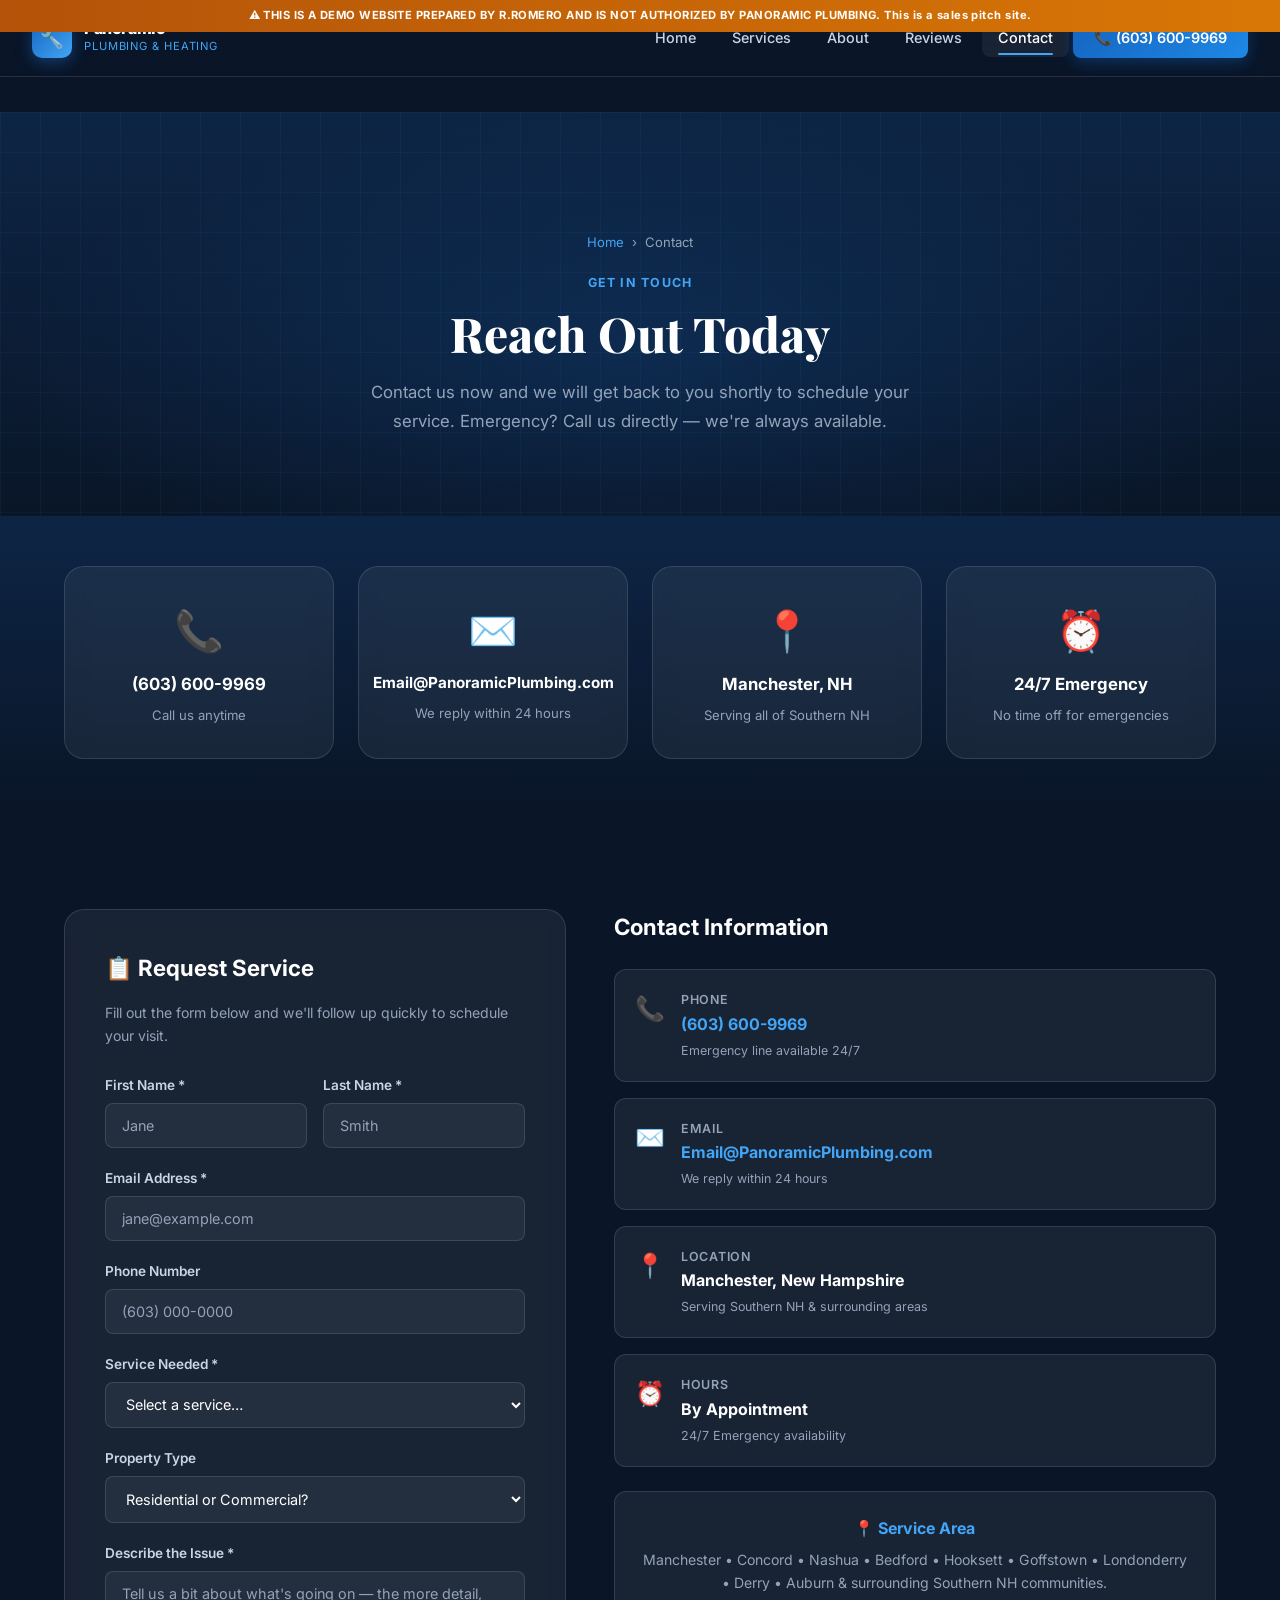
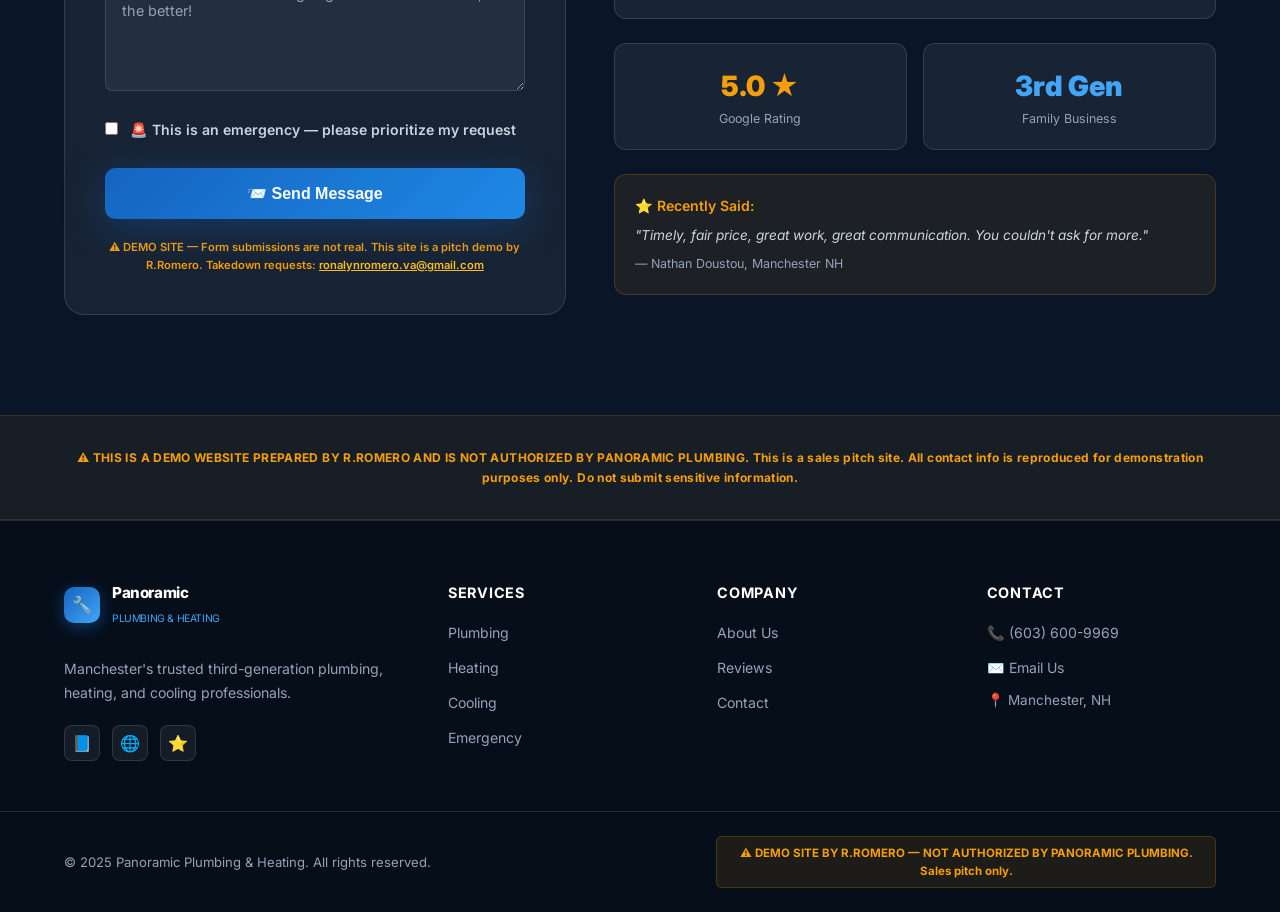
<file: contact.html>
<!DOCTYPE html>
<html lang="en">

<head>
    <meta charset="UTF-8">
    <meta name="viewport" content="width=device-width, initial-scale=1.0">
    <meta name="description"
        content="Contact Panoramic Plumbing in Manchester, NH. Call (603) 600-9969 or fill out our quick form to schedule plumbing, heating, or cooling service.">
    <title>Contact | Panoramic Plumbing &amp; Heating</title>
    <link rel="stylesheet" href="css/styles.css">
    <link rel="icon"
        href="data:image/svg+xml,<svg xmlns='http://www.w3.org/2000/svg' viewBox='0 0 100 100'><text y='.9em' font-size='90'>🔧</text></svg>">
</head>

<body>

    <div class="disclaimer-bar" role="alert">
        ⚠️ THIS IS A DEMO WEBSITE PREPARED BY R.ROMERO AND IS NOT AUTHORIZED BY PANORAMIC PLUMBING. This is a sales
        pitch site.
    </div>

    <header class="site-header" id="site-header">
        <div class="header-inner">
            <a href="index.html" class="logo" aria-label="Panoramic Plumbing Home">
                <div class="logo-icon">🔧</div>
                <div>
                    <div style="font-size:1rem; line-height:1.1;">Panoramic</div>
                    <div style="font-size:0.7rem; font-weight:400; color:var(--sky); letter-spacing:0.08em;">PLUMBING
                        &amp; HEATING</div>
                </div>
            </a>
            <nav class="nav-links" aria-label="Main navigation">
                <a href="index.html">Home</a>
                <a href="services.html">Services</a>
                <a href="about.html">About</a>
                <a href="reviews.html">Reviews</a>
                <a href="contact.html">Contact</a>
                <a href="tel:6036009969" class="nav-cta">📞 (603) 600-9969</a>
            </nav>
            <button class="hamburger" id="hamburger" aria-label="Toggle mobile menu">
                <span></span><span></span><span></span>
            </button>
        </div>
        <nav class="mobile-nav" id="mobile-nav">
            <a href="index.html">🏠 Home</a>
            <a href="services.html">🔧 Services</a>
            <a href="about.html">👥 About</a>
            <a href="reviews.html">⭐ Reviews</a>
            <a href="contact.html">📬 Contact</a>
            <a href="tel:6036009969" style="color:var(--sky); font-weight:700;">📞 (603) 600-9969</a>
        </nav>
    </header>

    <main class="page-content">

        <!-- PAGE HERO -->
        <section class="page-hero">
            <div class="container">
                <div class="breadcrumb">
                    <a href="index.html">Home</a>
                    <span>›</span>
                    <span>Contact</span>
                </div>
                <span class="title-tag">Get in Touch</span>
                <h1 class="section-title" style="margin-bottom:1rem;">Reach Out Today</h1>
                <p class="section-sub" style="margin:0 auto; text-align:center;">
                    Contact us now and we will get back to you shortly to schedule your service.
                    Emergency? Call us directly — we're always available.
                </p>
            </div>
        </section>

        <!-- QUICK CONTACT STRIP -->
        <section style="padding:50px 0; background:linear-gradient(180deg,#0d2545,#0a1628);">
            <div class="container">
                <div
                    style="display:grid; grid-template-columns:repeat(auto-fit, minmax(200px,1fr)); gap:1.5rem; text-align:center;">
                    <a href="tel:6036009969" class="card reveal"
                        style="display:flex; flex-direction:column; align-items:center; gap:0.5rem; text-decoration:none; transition:var(--transition);">
                        <div style="font-size:2.5rem;">📞</div>
                        <div style="font-weight:700; font-size:1.05rem;">(603) 600-9969</div>
                        <div style="color:var(--text-muted); font-size:0.82rem;">Call us anytime</div>
                    </a>
                    <a href="mailto:Email@PanoramicPlumbing.com" class="card reveal reveal-delay-1"
                        style="display:flex; flex-direction:column; align-items:center; gap:0.5rem; text-decoration:none;">
                        <div style="font-size:2.5rem;">✉️</div>
                        <div style="font-weight:700; font-size:0.95rem;">Email@PanoramicPlumbing.com</div>
                        <div style="color:var(--text-muted); font-size:0.82rem;">We reply within 24 hours</div>
                    </a>
                    <div class="card reveal reveal-delay-2"
                        style="display:flex; flex-direction:column; align-items:center; gap:0.5rem;">
                        <div style="font-size:2.5rem;">📍</div>
                        <div style="font-weight:700; font-size:1.05rem;">Manchester, NH</div>
                        <div style="color:var(--text-muted); font-size:0.82rem;">Serving all of Southern NH</div>
                    </div>
                    <div class="card reveal reveal-delay-3"
                        style="display:flex; flex-direction:column; align-items:center; gap:0.5rem;">
                        <div style="font-size:2.5rem;">⏰</div>
                        <div style="font-weight:700; font-size:1.05rem;">24/7 Emergency</div>
                        <div style="color:var(--text-muted); font-size:0.82rem;">No time off for emergencies</div>
                    </div>
                </div>
            </div>
        </section>

        <!-- CONTACT FORM + INFO -->
        <section class="section-pad">
            <div class="container">
                <div class="contact-grid">

                    <!-- FORM -->
                    <div class="reveal">
                        <div class="form-wrapper">
                            <h2 class="form-title">📋 Request Service</h2>
                            <p
                                style="color:var(--text-muted); font-size:0.88rem; margin-bottom:1.75rem; margin-top:-0.5rem;">
                                Fill out the form below and we'll follow up quickly to schedule your visit.
                            </p>
                            <form id="contact-form" novalidate>
                                <div class="form-row">
                                    <div class="form-group">
                                        <label for="first-name">First Name *</label>
                                        <input type="text" id="first-name" name="first_name" placeholder="Jane"
                                            required>
                                    </div>
                                    <div class="form-group">
                                        <label for="last-name">Last Name *</label>
                                        <input type="text" id="last-name" name="last_name" placeholder="Smith" required>
                                    </div>
                                </div>

                                <div class="form-group">
                                    <label for="email">Email Address *</label>
                                    <input type="email" id="email" name="email" placeholder="jane@example.com" required>
                                </div>

                                <div class="form-group">
                                    <label for="phone">Phone Number</label>
                                    <input type="tel" id="phone" name="phone" placeholder="(603) 000-0000">
                                </div>

                                <div class="form-group">
                                    <label for="service-type">Service Needed *</label>
                                    <select id="service-type" name="service_type" required>
                                        <option value="" disabled selected>Select a service…</option>
                                        <optgroup label="Plumbing">
                                            <option>Leak Detection &amp; Repair</option>
                                            <option>Drain Cleaning</option>
                                            <option>Water/Sewer Line</option>
                                            <option>Kitchen/Bathroom Remodel</option>
                                            <option>Water Filtration</option>
                                            <option>Pumps</option>
                                            <option>Commercial Plumbing</option>
                                        </optgroup>
                                        <optgroup label="Heating">
                                            <option>Water Heater</option>
                                            <option>Boiler</option>
                                            <option>Furnace</option>
                                            <option>Gas/Oil Burner</option>
                                        </optgroup>
                                        <optgroup label="Cooling">
                                            <option>A/C Install or Repair</option>
                                            <option>Mini Split</option>
                                            <option>Humidifier</option>
                                        </optgroup>
                                        <option>Emergency Service</option>
                                        <option>Other / Not Sure</option>
                                    </select>
                                </div>

                                <div class="form-group">
                                    <label for="property-type">Property Type</label>
                                    <select id="property-type" name="property_type">
                                        <option value="" disabled selected>Residential or Commercial?</option>
                                        <option>Residential</option>
                                        <option>Commercial</option>
                                    </select>
                                </div>

                                <div class="form-group">
                                    <label for="message">Describe the Issue *</label>
                                    <textarea id="message" name="message"
                                        placeholder="Tell us a bit about what's going on — the more detail, the better!"
                                        required></textarea>
                                </div>

                                <div class="form-group" style="display:flex; align-items:flex-start; gap:0.75rem;">
                                    <input type="checkbox" id="emergency-check" name="is_emergency"
                                        style="width:auto; margin-top:3px; flex-shrink:0;">
                                    <label for="emergency-check"
                                        style="font-size:0.88rem; color:var(--text-light); cursor:pointer;">
                                        🚨 This is an emergency — please prioritize my request
                                    </label>
                                </div>

                                <button type="submit" class="btn btn-primary"
                                    style="width:100%; justify-content:center; font-size:1rem; padding:1rem;">
                                    📨 Send Message
                                </button>

                                <div id="form-success" class="alert-success">
                                    ✅ Message sent! We'll be in touch very shortly to schedule your service.
                                </div>
                            </form>

                            <!-- Demo disclaimer inside form -->
                            <p
                                style="margin-top:1.25rem; font-size:0.7rem; color:var(--gold); text-align:center; font-weight:600;">
                                ⚠️ DEMO SITE — Form submissions are not real. This site is a pitch demo by R.Romero.
                                Takedown requests: <a href="mailto:ronalynromero.va@gmail.com"
                                    style="color:var(--gold-light); text-decoration:underline;">ronalynromero.va@gmail.com</a>
                            </p>
                        </div>
                    </div>

                    <!-- CONTACT INFO -->
                    <div class="contact-info-block reveal reveal-delay-1">
                        <h2 style="font-size:1.4rem; font-weight:700; margin-bottom:1.5rem;">Contact Information</h2>

                        <div class="contact-info-item">
                            <div class="ci-icon">📞</div>
                            <div>
                                <div class="ci-label">Phone</div>
                                <div class="ci-value"><a href="tel:6036009969">(603) 600-9969</a></div>
                                <div style="font-size:0.78rem; color:var(--text-muted); margin-top:0.2rem;">Emergency
                                    line available 24/7</div>
                            </div>
                        </div>

                        <div class="contact-info-item">
                            <div class="ci-icon">✉️</div>
                            <div>
                                <div class="ci-label">Email</div>
                                <div class="ci-value"><a
                                        href="mailto:Email@PanoramicPlumbing.com">Email@PanoramicPlumbing.com</a></div>
                                <div style="font-size:0.78rem; color:var(--text-muted); margin-top:0.2rem;">We reply
                                    within 24 hours</div>
                            </div>
                        </div>

                        <div class="contact-info-item">
                            <div class="ci-icon">📍</div>
                            <div>
                                <div class="ci-label">Location</div>
                                <div class="ci-value" style="color:var(--white);">Manchester, New Hampshire</div>
                                <div style="font-size:0.78rem; color:var(--text-muted); margin-top:0.2rem;">Serving
                                    Southern NH &amp; surrounding areas</div>
                            </div>
                        </div>

                        <div class="contact-info-item">
                            <div class="ci-icon">⏰</div>
                            <div>
                                <div class="ci-label">Hours</div>
                                <div class="ci-value" style="color:var(--white);">By Appointment</div>
                                <div style="font-size:0.78rem; color:var(--text-muted); margin-top:0.2rem;">24/7
                                    Emergency availability</div>
                            </div>
                        </div>

                        <!-- Service Area -->
                        <div class="service-area">
                            <h4>📍 Service Area</h4>
                            <p style="margin-top:0.5rem;">Manchester • Concord • Nashua • Bedford • Hooksett • Goffstown
                                • Londonderry • Derry • Auburn &amp; surrounding Southern NH communities.</p>
                        </div>

                        <!-- Quick Stats -->
                        <div style="display:grid; grid-template-columns:1fr 1fr; gap:1rem; margin-top:1.5rem;">
                            <div
                                style="text-align:center; padding:1.25rem; background:var(--glass-bg); border:1px solid var(--glass-border); border-radius:var(--radius);">
                                <div style="font-size:1.75rem; font-weight:900; color:var(--gold);">5.0 ★</div>
                                <div style="font-size:0.78rem; color:var(--text-muted);">Google Rating</div>
                            </div>
                            <div
                                style="text-align:center; padding:1.25rem; background:var(--glass-bg); border:1px solid var(--glass-border); border-radius:var(--radius);">
                                <div style="font-size:1.75rem; font-weight:900; color:var(--sky);">3rd Gen</div>
                                <div style="font-size:0.78rem; color:var(--text-muted);">Family Business</div>
                            </div>
                        </div>

                        <!-- Social proof mini -->
                        <div
                            style="margin-top:1.5rem; padding:1.25rem; background:rgba(245,158,11,0.08); border:1px solid rgba(245,158,11,0.2); border-radius:var(--radius);">
                            <div style="font-size:0.88rem; color:var(--gold); font-weight:600; margin-bottom:0.5rem;">⭐
                                Recently Said:</div>
                            <p style="font-size:0.85rem; color:var(--text-light); font-style:italic; line-height:1.6;">
                                "Timely, fair price, great work, great communication. You couldn't ask for more."</p>
                            <p style="font-size:0.78rem; color:var(--text-muted); margin-top:0.4rem;">— Nathan Doustou,
                                Manchester NH</p>
                        </div>
                    </div>

                </div>
            </div>
        </section>

        <!-- DISCLAIMER SECTION -->
        <section
            style="padding:2rem 0; background:rgba(245,158,11,0.06); border-top:1px solid rgba(245,158,11,0.15); border-bottom:1px solid rgba(245,158,11,0.15);">
            <div class="container" style="text-align:center;">
                <p style="font-size:0.75rem; color:var(--gold); font-weight:700; letter-spacing:0.03em;">
                    ⚠️ THIS IS A DEMO WEBSITE PREPARED BY R.ROMERO AND IS NOT AUTHORIZED BY PANORAMIC PLUMBING. This is
                    a sales pitch site. All contact info is reproduced for demonstration purposes only. Do not submit
                    sensitive information.
                </p>
            </div>
        </section>

    </main>

    <footer class="site-footer">
        <div class="container">
            <div class="footer-grid">
                <div class="footer-brand">
                    <a href="index.html" class="logo" style="margin-bottom:0.75rem; display:inline-flex;">
                        <div class="logo-icon" style="width:36px;height:36px;font-size:1rem;">🔧</div>
                        <div style="font-size:0.95rem;">Panoramic<br><span
                                style="font-size:0.65rem; font-weight:400; color:var(--sky);">PLUMBING &amp;
                                HEATING</span></div>
                    </a>
                    <p>Manchester's trusted third-generation plumbing, heating, and cooling professionals.</p>
                    <div class="footer-socials">
                        <a class="social-icon" href="#" aria-label="Facebook">📘</a>
                        <a class="social-icon" href="#" aria-label="Google">🌐</a>
                        <a class="social-icon" href="#" aria-label="Yelp">⭐</a>
                    </div>
                </div>
                <div class="footer-col">
                    <h4>Services</h4>
                    <ul>
                        <li><a href="services.html#plumbing">Plumbing</a></li>
                        <li><a href="services.html#heating">Heating</a></li>
                        <li><a href="services.html#cooling">Cooling</a></li>
                        <li><a href="services.html#emergency">Emergency</a></li>
                    </ul>
                </div>
                <div class="footer-col">
                    <h4>Company</h4>
                    <ul>
                        <li><a href="about.html">About Us</a></li>
                        <li><a href="reviews.html">Reviews</a></li>
                        <li><a href="contact.html">Contact</a></li>
                    </ul>
                </div>
                <div class="footer-col">
                    <h4>Contact</h4>
                    <ul>
                        <li><a href="tel:6036009969">📞 (603) 600-9969</a></li>
                        <li><a href="mailto:Email@PanoramicPlumbing.com">✉️ Email Us</a></li>
                        <li style="color:var(--text-muted); font-size:0.85rem;">📍 Manchester, NH</li>
                    </ul>
                </div>
            </div>
        </div>
        <div class="footer-bottom">
            <div class="container">
                <div class="footer-bottom-inner">
                    <div class="footer-copy">© 2025 Panoramic Plumbing &amp; Heating. All rights reserved.</div>
                    <div class="footer-disclaimer">⚠️ DEMO SITE BY R.ROMERO — NOT AUTHORIZED BY PANORAMIC PLUMBING.
                        Sales pitch only.</div>
                </div>
            </div>
        </div>
    </footer>

    <script src="js/main.js"></script>
</body>

</html>
</file>
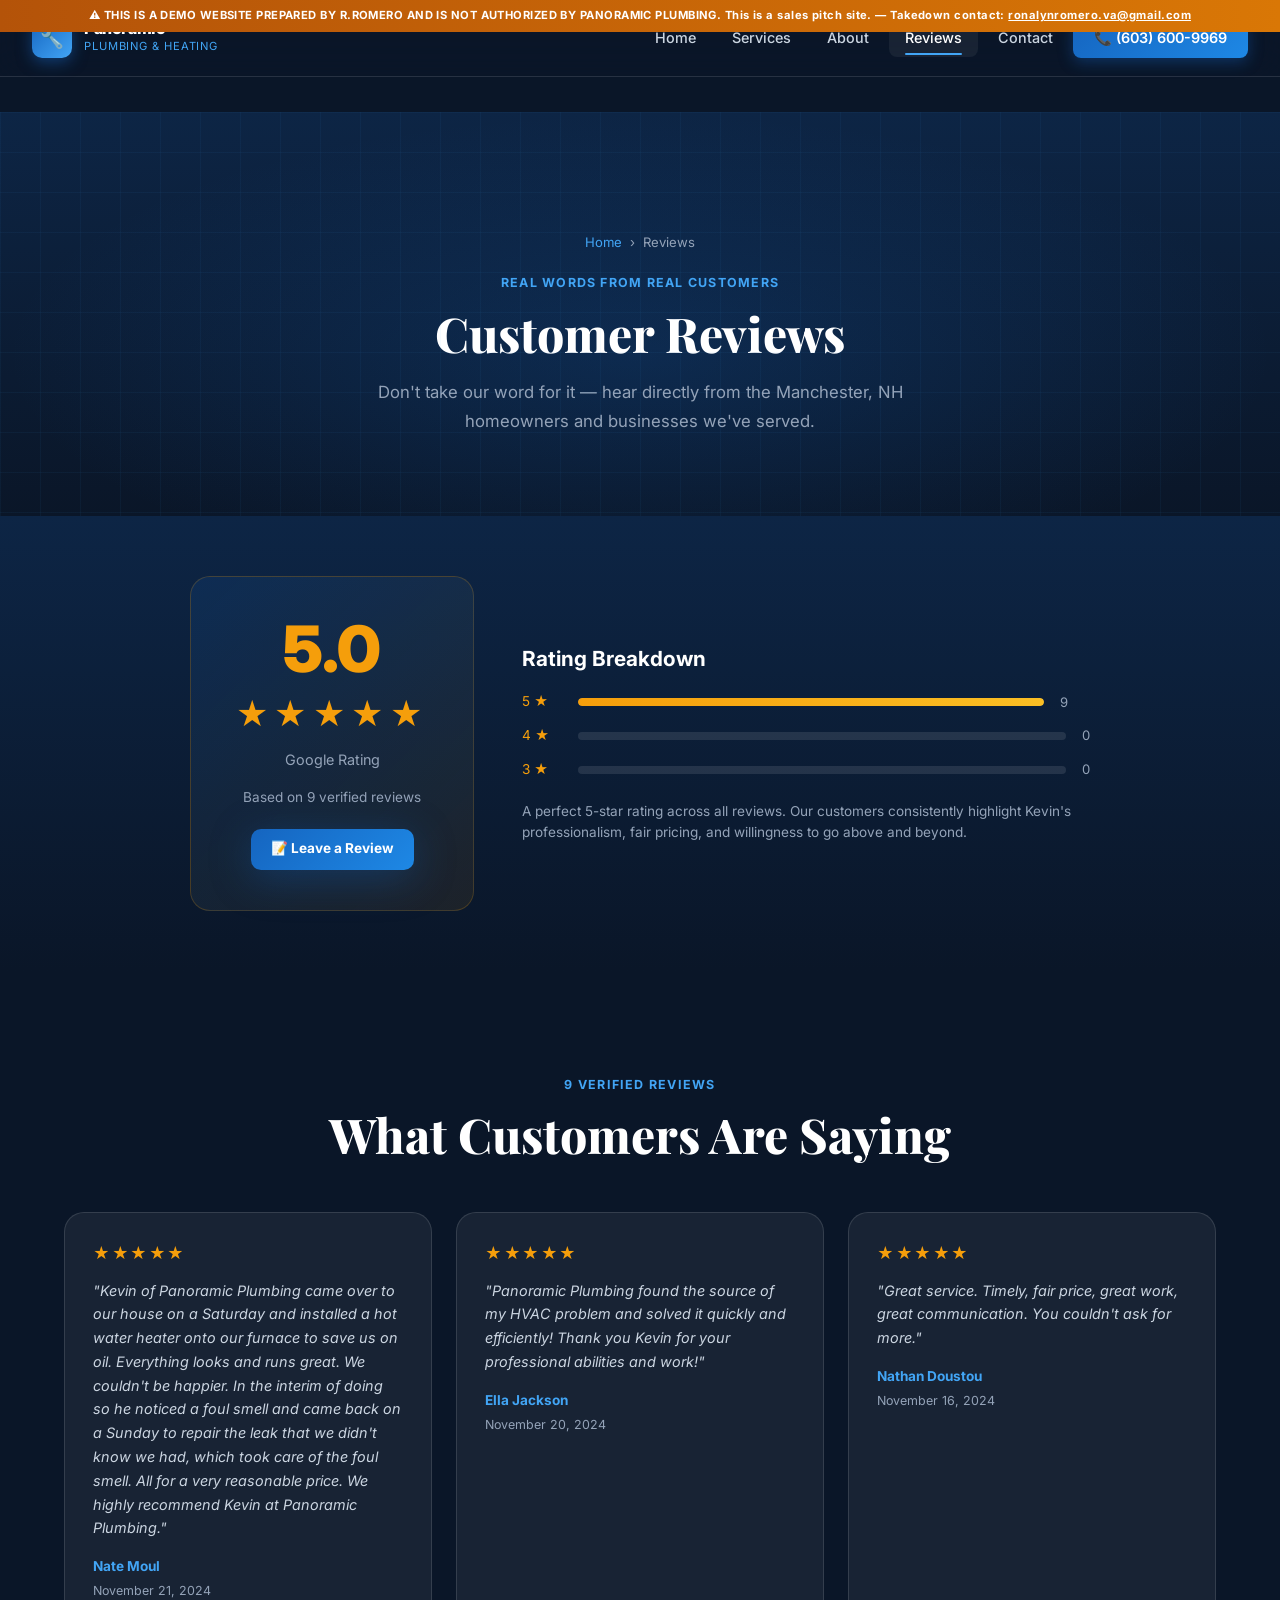
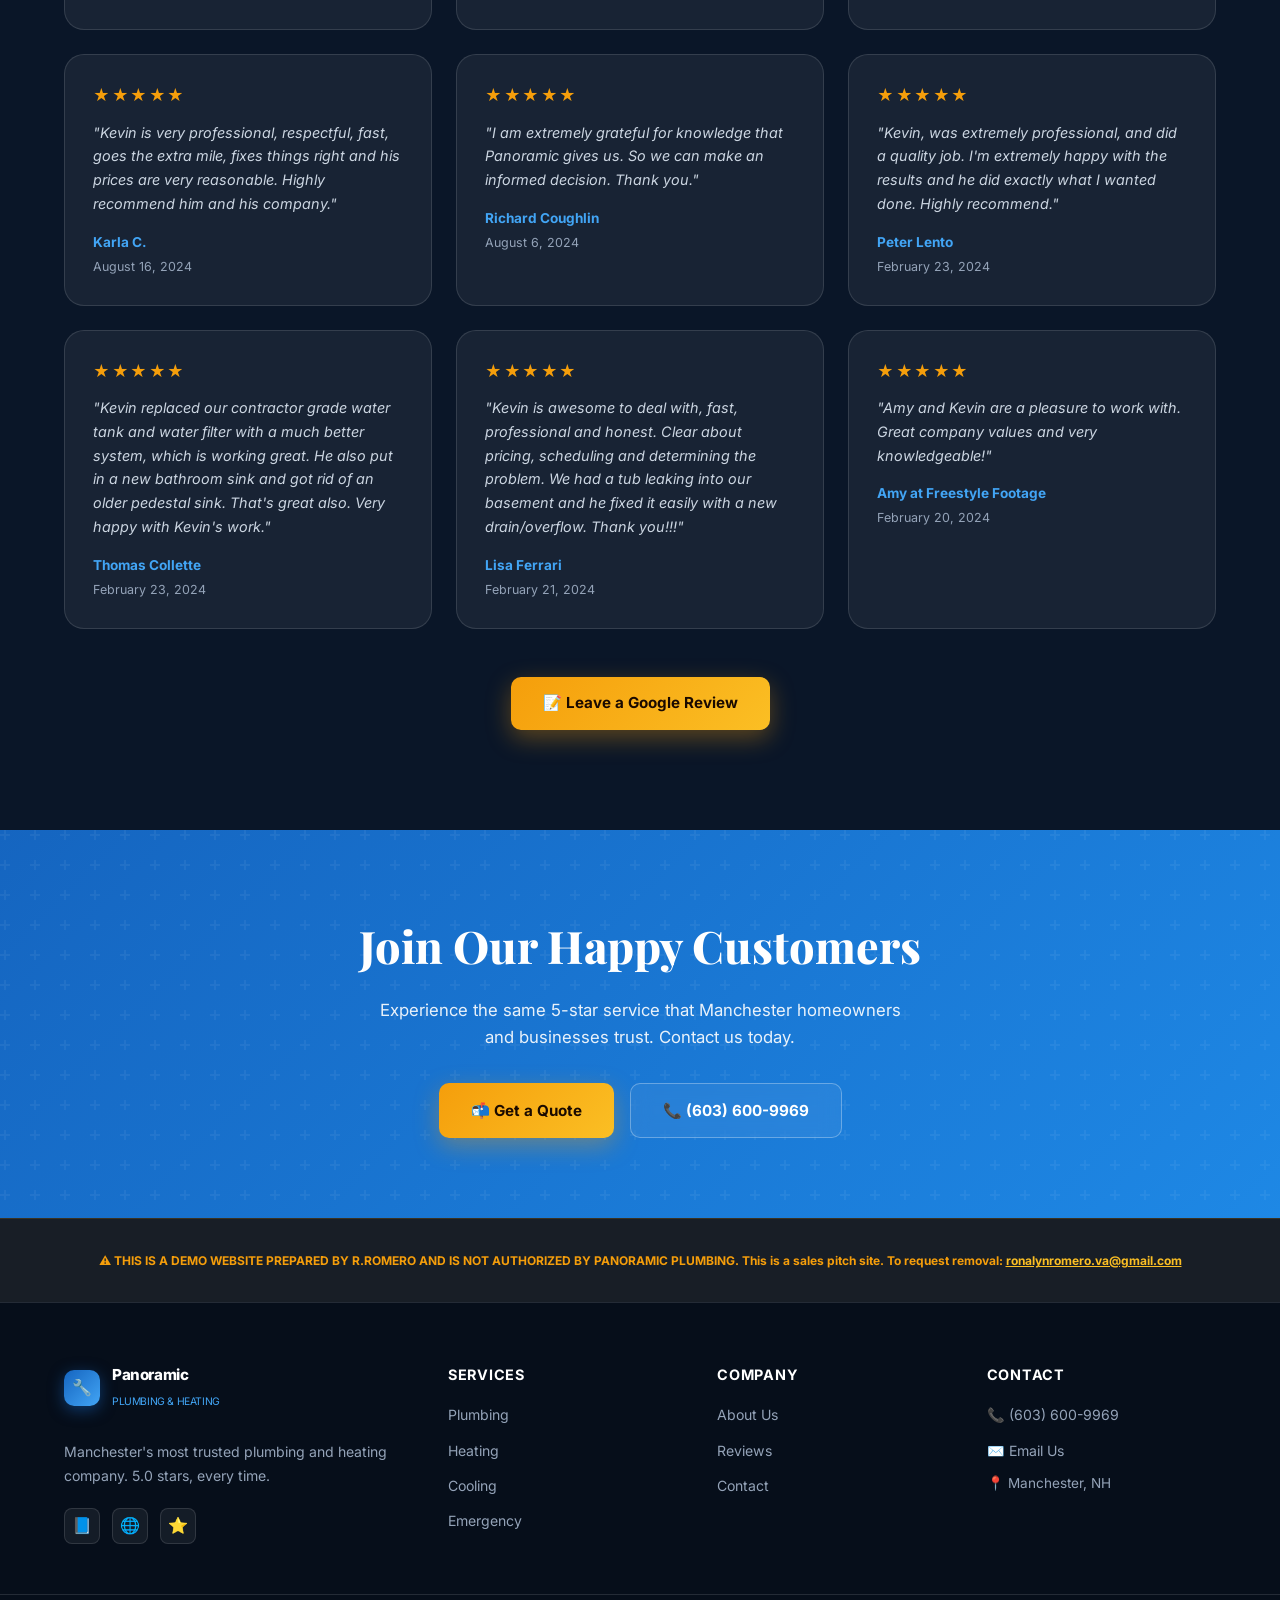
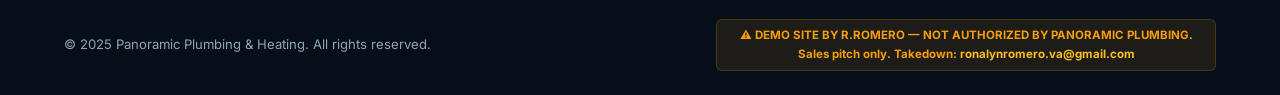
<file: reviews.html>
<!DOCTYPE html>
<html lang="en">

<head>
    <meta charset="UTF-8">
    <meta name="viewport" content="width=device-width, initial-scale=1.0">
    <meta name="description"
        content="Read real customer reviews for Panoramic Plumbing — Manchester, NH's highest-rated plumbing and heating company. 5-star Google rating.">
    <title>Reviews | Panoramic Plumbing &amp; Heating</title>
    <link rel="stylesheet" href="css/styles.css">
    <link rel="icon"
        href="data:image/svg+xml,<svg xmlns='http://www.w3.org/2000/svg' viewBox='0 0 100 100'><text y='.9em' font-size='90'>🔧</text></svg>">
</head>

<body>

    <div class="disclaimer-bar" role="alert">
        ⚠️ THIS IS A DEMO WEBSITE PREPARED BY R.ROMERO AND IS NOT AUTHORIZED BY PANORAMIC PLUMBING. This is a sales
        pitch site. — Takedown contact: <a href="mailto:ronalynromero.va@gmail.com"
            style="color:#fff; text-decoration:underline;">ronalynromero.va@gmail.com</a>
    </div>

    <header class="site-header" id="site-header">
        <div class="header-inner">
            <a href="index.html" class="logo" aria-label="Panoramic Plumbing Home">
                <div class="logo-icon">🔧</div>
                <div>
                    <div style="font-size:1rem; line-height:1.1;">Panoramic</div>
                    <div style="font-size:0.7rem; font-weight:400; color:var(--sky); letter-spacing:0.08em;">PLUMBING
                        &amp; HEATING</div>
                </div>
            </a>
            <nav class="nav-links" aria-label="Main navigation">
                <a href="index.html">Home</a>
                <a href="services.html">Services</a>
                <a href="about.html">About</a>
                <a href="reviews.html">Reviews</a>
                <a href="contact.html">Contact</a>
                <a href="tel:6036009969" class="nav-cta">📞 (603) 600-9969</a>
            </nav>
            <button class="hamburger" id="hamburger" aria-label="Toggle mobile menu">
                <span></span><span></span><span></span>
            </button>
        </div>
        <nav class="mobile-nav" id="mobile-nav">
            <a href="index.html">🏠 Home</a>
            <a href="services.html">🔧 Services</a>
            <a href="about.html">👥 About</a>
            <a href="reviews.html">⭐ Reviews</a>
            <a href="contact.html">📬 Contact</a>
            <a href="tel:6036009969" style="color:var(--sky); font-weight:700;">📞 (603) 600-9969</a>
        </nav>
    </header>

    <main class="page-content">

        <!-- PAGE HERO -->
        <section class="page-hero">
            <div class="container">
                <div class="breadcrumb">
                    <a href="index.html">Home</a>
                    <span>›</span>
                    <span>Reviews</span>
                </div>
                <span class="title-tag">Real Words from Real Customers</span>
                <h1 class="section-title" style="margin-bottom:1rem;">Customer Reviews</h1>
                <p class="section-sub" style="margin:0 auto; text-align:center;">
                    Don't take our word for it — hear directly from the Manchester, NH homeowners and businesses we've
                    served.
                </p>
            </div>
        </section>

        <!-- RATING SUMMARY -->
        <section style="padding:60px 0; background:linear-gradient(180deg,#0d2545,#0a1628);">
            <div class="container">
                <div
                    style="display:grid; grid-template-columns:1fr 2fr; gap:3rem; align-items:center; max-width:900px; margin:0 auto;">
                    <div class="rating-band reveal" style="margin:0;">
                        <div class="rating-score">5.0</div>
                        <div class="rating-stars">★★★★★</div>
                        <div class="rating-label">Google Rating</div>
                        <div style="margin-top:1rem; font-size:0.85rem; color:var(--text-muted);">Based on 9 verified
                            reviews</div>
                        <a href="https://www.google.com/search?q=panoramic+plumbing" target="_blank" rel="noopener"
                            class="btn btn-primary"
                            style="margin-top:1.25rem; font-size:0.85rem; padding:0.6rem 1.25rem;">
                            📝 Leave a Review
                        </a>
                    </div>
                    <div class="reveal reveal-delay-1">
                        <h3 style="font-size:1.3rem; font-weight:700; margin-bottom:1rem;">Rating Breakdown</h3>
                        <!-- Star bars -->
                        <div style="display:flex; flex-direction:column; gap:0.75rem;">
                            <div style="display:flex; align-items:center; gap:1rem;">
                                <span style="font-size:0.85rem; min-width:40px; color:var(--gold);">5 ★</span>
                                <div
                                    style="flex:1; height:8px; background:rgba(255,255,255,0.1); border-radius:4px; overflow:hidden;">
                                    <div
                                        style="width:100%; height:100%; background:linear-gradient(90deg,var(--gold),var(--gold-light)); border-radius:4px; animation: barGrow 1.2s ease both;">
                                    </div>
                                </div>
                                <span style="font-size:0.82rem; color:var(--text-muted); min-width:30px;">9</span>
                            </div>
                            <div style="display:flex; align-items:center; gap:1rem;">
                                <span style="font-size:0.85rem; min-width:40px; color:var(--gold);">4 ★</span>
                                <div style="flex:1; height:8px; background:rgba(255,255,255,0.1); border-radius:4px;">
                                    <div
                                        style="width:0%; height:100%; background:linear-gradient(90deg,var(--gold),var(--gold-light)); border-radius:4px;">
                                    </div>
                                </div>
                                <span style="font-size:0.82rem; color:var(--text-muted);">0</span>
                            </div>
                            <div style="display:flex; align-items:center; gap:1rem;">
                                <span style="font-size:0.85rem; min-width:40px; color:var(--gold);">3 ★</span>
                                <div style="flex:1; height:8px; background:rgba(255,255,255,0.1); border-radius:4px;">
                                    <div style="width:0%;"></div>
                                </div>
                                <span style="font-size:0.82rem; color:var(--text-muted);">0</span>
                            </div>
                        </div>
                        <p style="color:var(--text-muted); font-size:0.85rem; margin-top:1.25rem; line-height:1.6;">
                            A perfect 5-star rating across all reviews. Our customers consistently highlight Kevin's
                            professionalism, fair pricing, and willingness to go above and beyond.
                        </p>
                    </div>
                </div>
            </div>
        </section>

        <!-- ALL REVIEWS -->
        <section class="section-pad">
            <div class="container">
                <div style="text-align:center; margin-bottom:3rem;">
                    <span class="title-tag reveal">9 Verified Reviews</span>
                    <h2 class="section-title reveal reveal-delay-1">What Customers Are Saying</h2>
                </div>

                <div class="reviews-grid">
                    <div class="review-card reveal">
                        <div class="stars">★★★★★</div>
                        <p class="review-text">"Kevin of Panoramic Plumbing came over to our house on a Saturday and
                            installed a hot water heater onto our furnace to save us on oil. Everything looks and runs
                            great. We couldn't be happier. In the interim of doing so he noticed a foul smell and came
                            back on a Sunday to repair the leak that we didn't know we had, which took care of the foul
                            smell. All for a very reasonable price. We highly recommend Kevin at Panoramic Plumbing."
                        </p>
                        <div class="reviewer">Nate Moul</div>
                        <div class="review-date">November 21, 2024</div>
                    </div>

                    <div class="review-card reveal reveal-delay-1">
                        <div class="stars">★★★★★</div>
                        <p class="review-text">"Panoramic Plumbing found the source of my HVAC problem and solved it
                            quickly and efficiently! Thank you Kevin for your professional abilities and work!"</p>
                        <div class="reviewer">Ella Jackson</div>
                        <div class="review-date">November 20, 2024</div>
                    </div>

                    <div class="review-card reveal reveal-delay-2">
                        <div class="stars">★★★★★</div>
                        <p class="review-text">"Great service. Timely, fair price, great work, great communication. You
                            couldn't ask for more."</p>
                        <div class="reviewer">Nathan Doustou</div>
                        <div class="review-date">November 16, 2024</div>
                    </div>

                    <div class="review-card reveal">
                        <div class="stars">★★★★★</div>
                        <p class="review-text">"Kevin is very professional, respectful, fast, goes the extra mile, fixes
                            things right and his prices are very reasonable. Highly recommend him and his company."</p>
                        <div class="reviewer">Karla C.</div>
                        <div class="review-date">August 16, 2024</div>
                    </div>

                    <div class="review-card reveal reveal-delay-1">
                        <div class="stars">★★★★★</div>
                        <p class="review-text">"I am extremely grateful for knowledge that Panoramic gives us. So we can
                            make an informed decision. Thank you."</p>
                        <div class="reviewer">Richard Coughlin</div>
                        <div class="review-date">August 6, 2024</div>
                    </div>

                    <div class="review-card reveal reveal-delay-2">
                        <div class="stars">★★★★★</div>
                        <p class="review-text">"Kevin, was extremely professional, and did a quality job. I'm extremely
                            happy with the results and he did exactly what I wanted done. Highly recommend."</p>
                        <div class="reviewer">Peter Lento</div>
                        <div class="review-date">February 23, 2024</div>
                    </div>

                    <div class="review-card reveal">
                        <div class="stars">★★★★★</div>
                        <p class="review-text">"Kevin replaced our contractor grade water tank and water filter with a
                            much better system, which is working great. He also put in a new bathroom sink and got rid
                            of an older pedestal sink. That's great also. Very happy with Kevin's work."</p>
                        <div class="reviewer">Thomas Collette</div>
                        <div class="review-date">February 23, 2024</div>
                    </div>

                    <div class="review-card reveal reveal-delay-1">
                        <div class="stars">★★★★★</div>
                        <p class="review-text">"Kevin is awesome to deal with, fast, professional and honest. Clear
                            about pricing, scheduling and determining the problem. We had a tub leaking into our
                            basement and he fixed it easily with a new drain/overflow. Thank you!!!"</p>
                        <div class="reviewer">Lisa Ferrari</div>
                        <div class="review-date">February 21, 2024</div>
                    </div>

                    <div class="review-card reveal reveal-delay-2">
                        <div class="stars">★★★★★</div>
                        <p class="review-text">"Amy and Kevin are a pleasure to work with. Great company values and very
                            knowledgeable!"</p>
                        <div class="reviewer">Amy at Freestyle Footage</div>
                        <div class="review-date">February 20, 2024</div>
                    </div>
                </div>

                <div style="text-align:center; margin-top:3rem;" class="reveal">
                    <a href="https://www.google.com/search?q=panoramic+plumbing" target="_blank" rel="noopener"
                        class="btn btn-gold">
                        📝 Leave a Google Review
                    </a>
                </div>
            </div>
        </section>

        <!-- CTA -->
        <div class="cta-band">
            <div class="container">
                <div class="cta-band-content">
                    <h2>Join Our Happy Customers</h2>
                    <p>Experience the same 5-star service that Manchester homeowners and businesses trust. Contact us
                        today.</p>
                    <div class="cta-actions">
                        <a href="contact.html" class="btn btn-gold">📬 Get a Quote</a>
                        <a href="tel:6036009969" class="btn btn-secondary"
                            style="border-color:rgba(255,255,255,0.3);">📞 (603) 600-9969</a>
                    </div>
                </div>
            </div>
        </div>

        <section style="padding:2rem 0; background:rgba(245,158,11,0.06); border-top:1px solid rgba(245,158,11,0.15);">
            <div class="container" style="text-align:center;">
                <p style="font-size:0.75rem; color:var(--gold); font-weight:700;">
                    ⚠️ THIS IS A DEMO WEBSITE PREPARED BY R.ROMERO AND IS NOT AUTHORIZED BY PANORAMIC PLUMBING. This is
                    a sales pitch site. To request removal: <a href="mailto:ronalynromero.va@gmail.com"
                        style="color:var(--gold-light); text-decoration:underline;">ronalynromero.va@gmail.com</a>
                </p>
            </div>
        </section>

    </main>

    <footer class="site-footer">
        <div class="container">
            <div class="footer-grid">
                <div class="footer-brand">
                    <a href="index.html" class="logo" style="margin-bottom:0.75rem; display:inline-flex;">
                        <div class="logo-icon" style="width:36px;height:36px;font-size:1rem;">🔧</div>
                        <div style="font-size:0.95rem;">Panoramic<br><span
                                style="font-size:0.65rem; font-weight:400; color:var(--sky);">PLUMBING &amp;
                                HEATING</span></div>
                    </a>
                    <p>Manchester's most trusted plumbing and heating company. 5.0 stars, every time.</p>
                    <div class="footer-socials">
                        <a class="social-icon" href="#" aria-label="Facebook">📘</a>
                        <a class="social-icon" href="#" aria-label="Google">🌐</a>
                        <a class="social-icon" href="#" aria-label="Yelp">⭐</a>
                    </div>
                </div>
                <div class="footer-col">
                    <h4>Services</h4>
                    <ul>
                        <li><a href="services.html#plumbing">Plumbing</a></li>
                        <li><a href="services.html#heating">Heating</a></li>
                        <li><a href="services.html#cooling">Cooling</a></li>
                        <li><a href="services.html#emergency">Emergency</a></li>
                    </ul>
                </div>
                <div class="footer-col">
                    <h4>Company</h4>
                    <ul>
                        <li><a href="about.html">About Us</a></li>
                        <li><a href="reviews.html">Reviews</a></li>
                        <li><a href="contact.html">Contact</a></li>
                    </ul>
                </div>
                <div class="footer-col">
                    <h4>Contact</h4>
                    <ul>
                        <li><a href="tel:6036009969">📞 (603) 600-9969</a></li>
                        <li><a href="mailto:Email@PanoramicPlumbing.com">✉️ Email Us</a></li>
                        <li style="color:var(--text-muted); font-size:0.85rem;">📍 Manchester, NH</li>
                    </ul>
                </div>
            </div>
        </div>
        <div class="footer-bottom">
            <div class="container">
                <div class="footer-bottom-inner">
                    <div class="footer-copy">© 2025 Panoramic Plumbing &amp; Heating. All rights reserved.</div>
                    <div class="footer-disclaimer">⚠️ DEMO SITE BY R.ROMERO — NOT AUTHORIZED BY PANORAMIC PLUMBING.
                        Sales pitch only. Takedown: <a href="mailto:ronalynromero.va@gmail.com"
                            style="color:var(--gold-light);">ronalynromero.va@gmail.com</a></div>
                </div>
            </div>
        </div>
    </footer>

    <script src="js/main.js"></script>
</body>

</html>
</file>
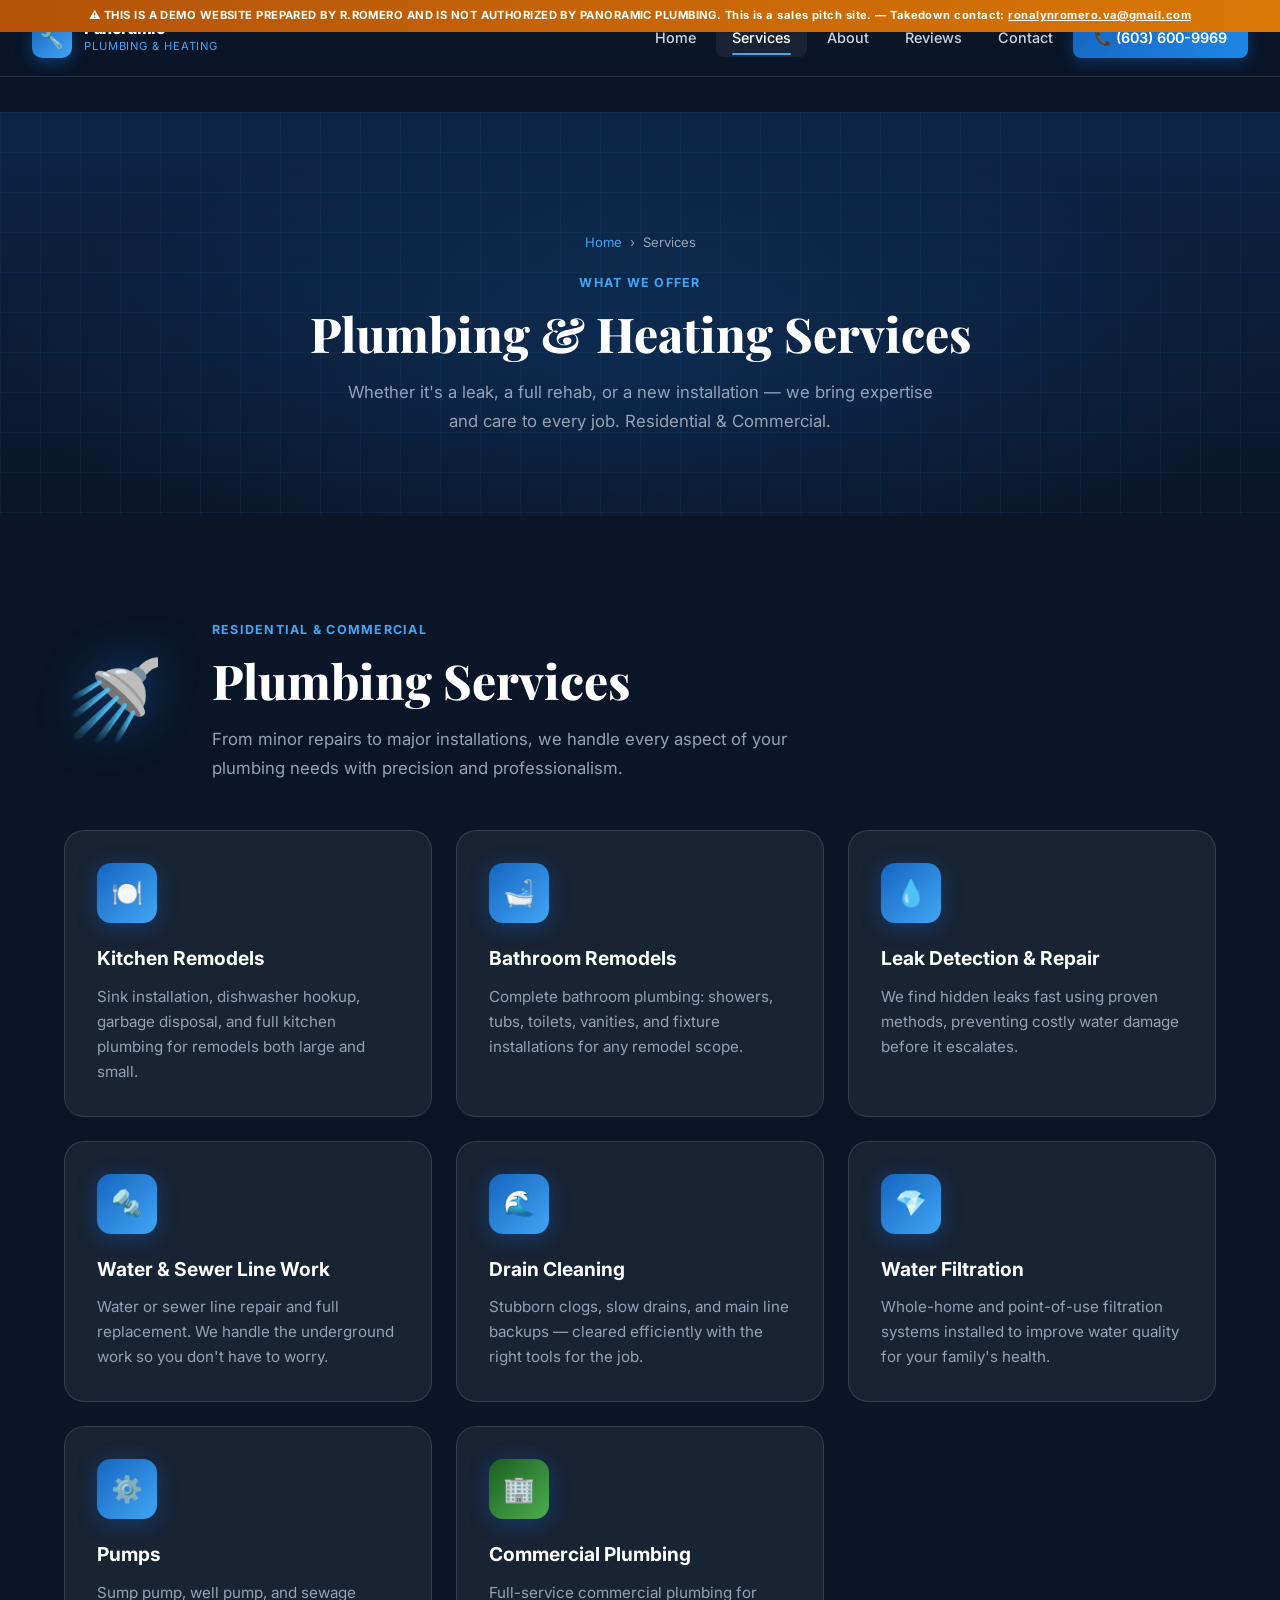
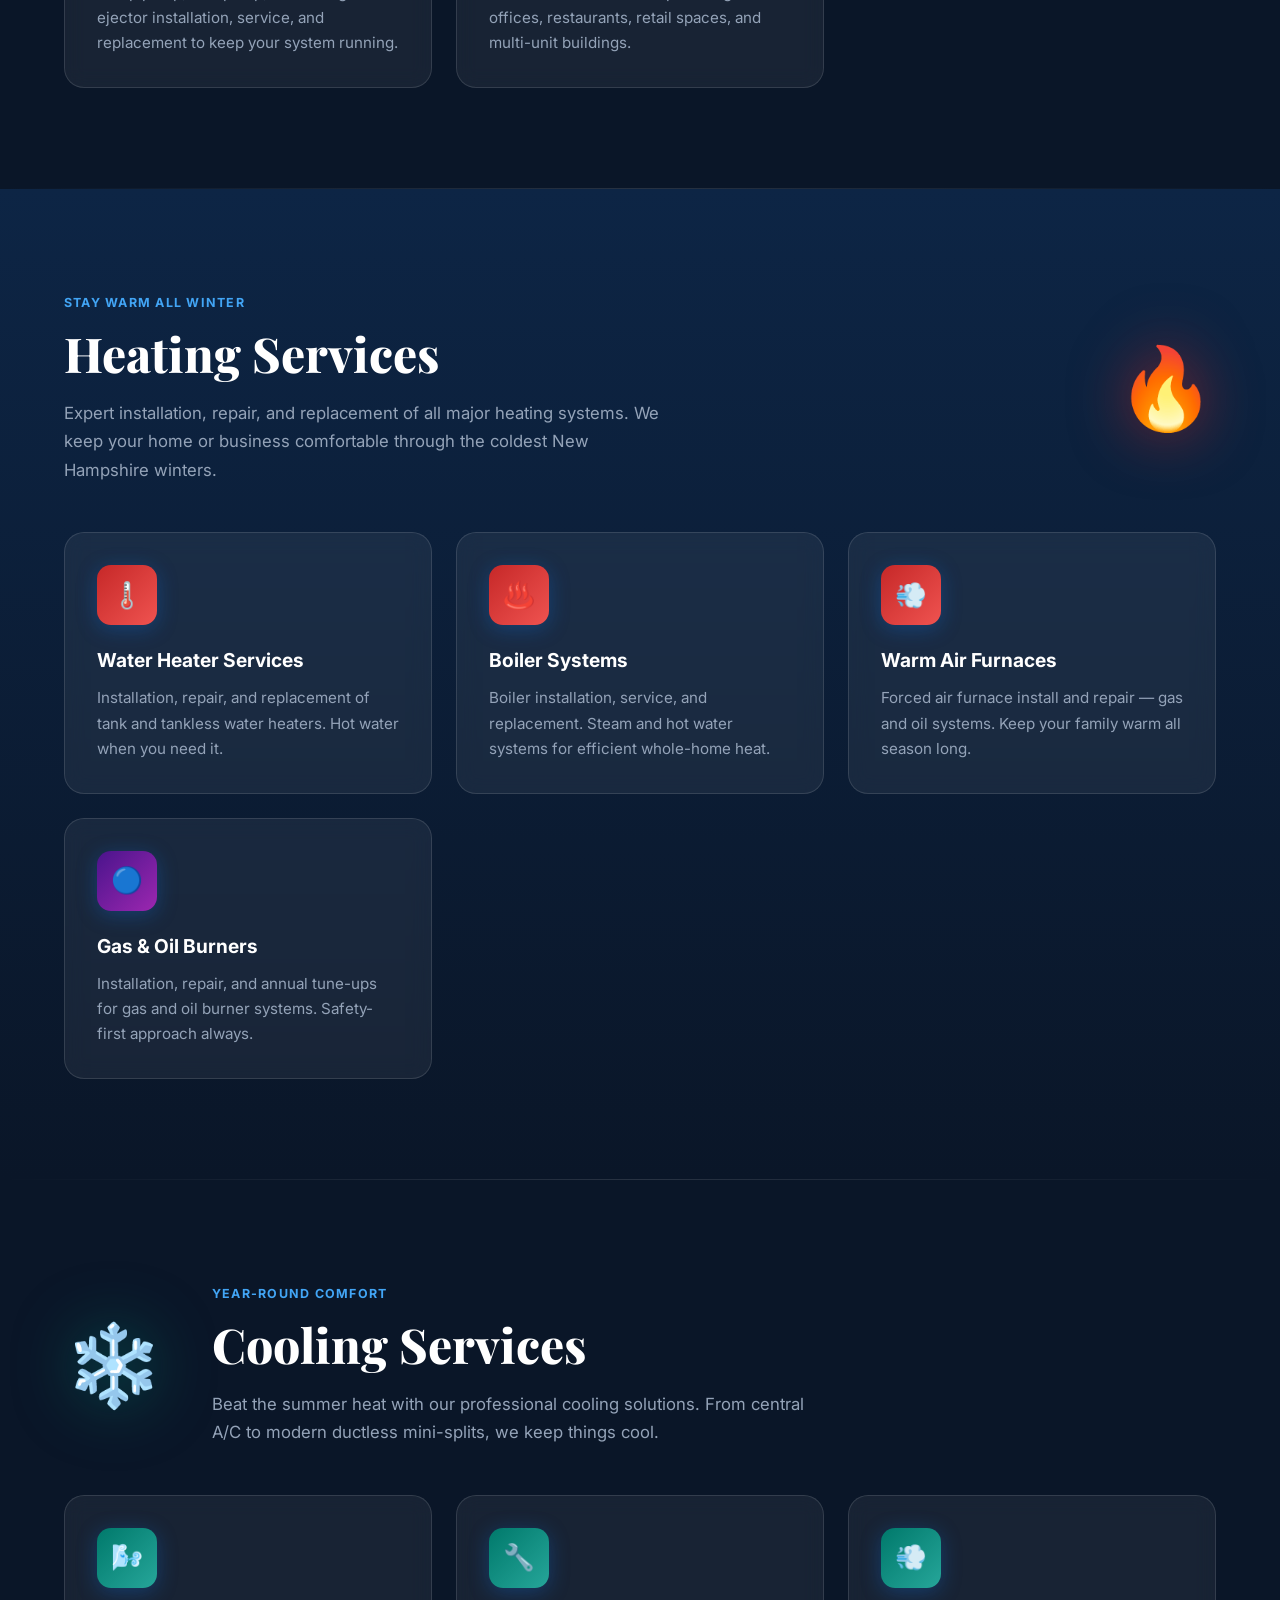
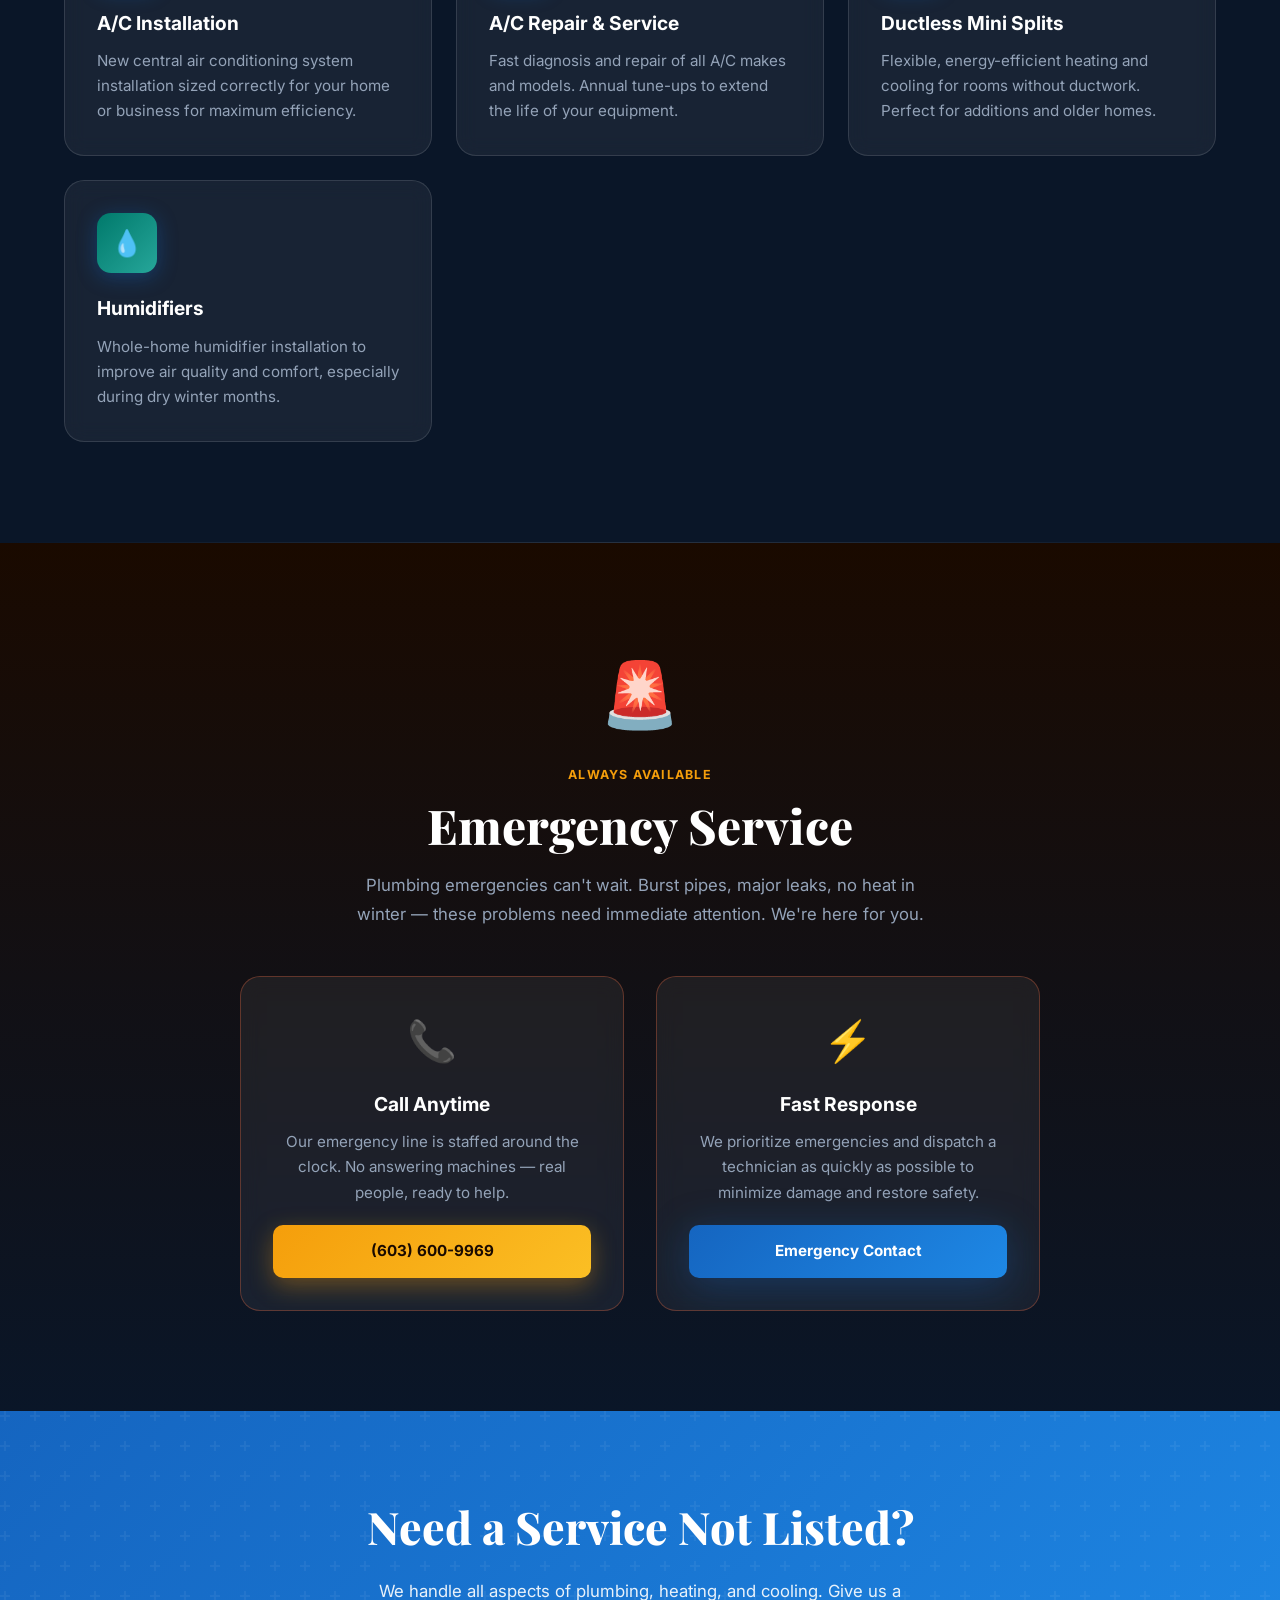
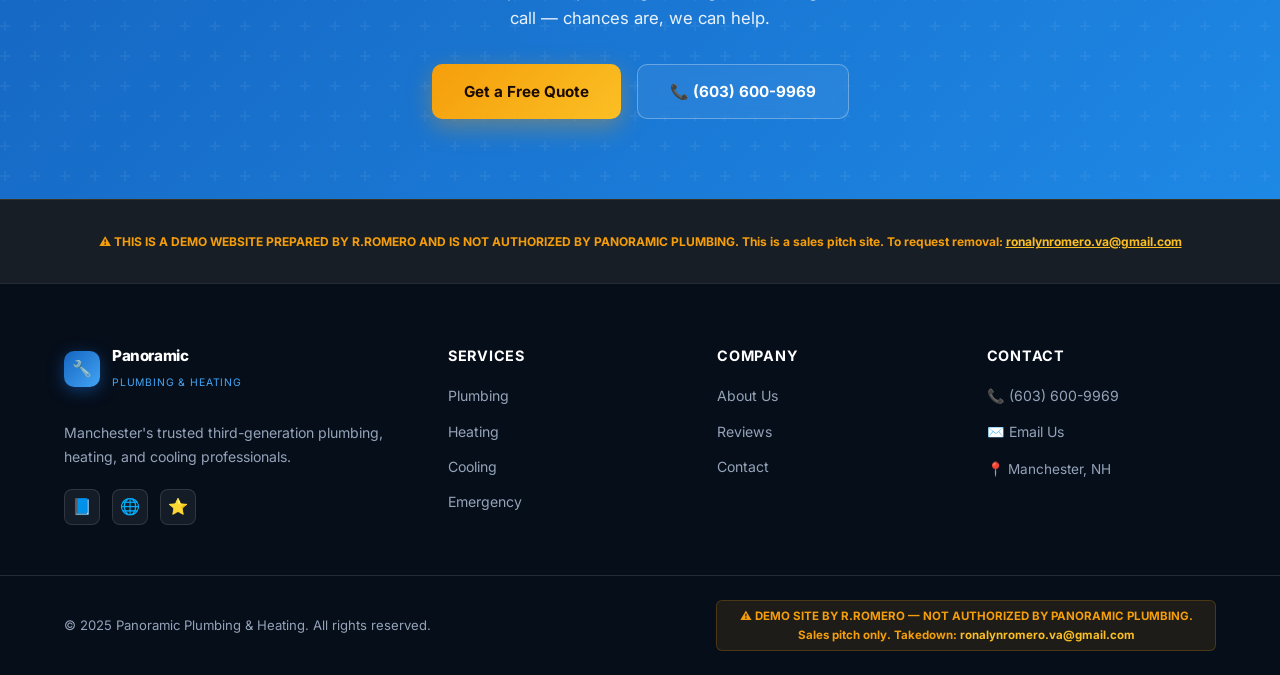
<file: services.html>
<!DOCTYPE html>
<html lang="en">

<head>
    <meta charset="UTF-8">
    <meta name="viewport" content="width=device-width, initial-scale=1.0">
    <meta name="description"
        content="Panoramic Plumbing offers full-service plumbing, heating, cooling, and emergency services in Manchester, NH. Residential and commercial solutions.">
    <title>Services | Panoramic Plumbing &amp; Heating</title>
    <link rel="stylesheet" href="css/styles.css">
    <link rel="icon"
        href="data:image/svg+xml,<svg xmlns='http://www.w3.org/2000/svg' viewBox='0 0 100 100'><text y='.9em' font-size='90'>🔧</text></svg>">
</head>

<body>

    <div class="disclaimer-bar" role="alert">
        ⚠️ THIS IS A DEMO WEBSITE PREPARED BY R.ROMERO AND IS NOT AUTHORIZED BY PANORAMIC PLUMBING. This is a sales
        pitch site. — Takedown contact: <a href="mailto:ronalynromero.va@gmail.com"
            style="color:#fff; text-decoration:underline;">ronalynromero.va@gmail.com</a>
    </div>

    <header class="site-header" id="site-header">
        <div class="header-inner">
            <a href="index.html" class="logo" aria-label="Panoramic Plumbing Home">
                <div class="logo-icon">🔧</div>
                <div>
                    <div style="font-size:1rem; line-height:1.1;">Panoramic</div>
                    <div style="font-size:0.7rem; font-weight:400; color:var(--sky); letter-spacing:0.08em;">PLUMBING
                        &amp; HEATING</div>
                </div>
            </a>
            <nav class="nav-links" aria-label="Main navigation">
                <a href="index.html">Home</a>
                <a href="services.html">Services</a>
                <a href="about.html">About</a>
                <a href="reviews.html">Reviews</a>
                <a href="contact.html">Contact</a>
                <a href="tel:6036009969" class="nav-cta">📞 (603) 600-9969</a>
            </nav>
            <button class="hamburger" id="hamburger" aria-label="Toggle mobile menu">
                <span></span><span></span><span></span>
            </button>
        </div>
        <nav class="mobile-nav" id="mobile-nav">
            <a href="index.html">🏠 Home</a>
            <a href="services.html">🔧 Services</a>
            <a href="about.html">👥 About</a>
            <a href="reviews.html">⭐ Reviews</a>
            <a href="contact.html">📬 Contact</a>
            <a href="tel:6036009969" style="color:var(--sky); font-weight:700;">📞 (603) 600-9969</a>
        </nav>
    </header>

    <main class="page-content">

        <!-- PAGE HERO -->
        <section class="page-hero">
            <div class="container">
                <div class="breadcrumb">
                    <a href="index.html">Home</a>
                    <span>›</span>
                    <span>Services</span>
                </div>
                <span class="title-tag">What We Offer</span>
                <h1 class="section-title" style="margin-bottom:1rem;">Plumbing &amp; Heating Services</h1>
                <p class="section-sub" style="margin:0 auto; text-align:center;">
                    Whether it's a leak, a full rehab, or a new installation — we bring expertise and
                    care to every job. Residential &amp; Commercial.
                </p>
            </div>
        </section>

        <!-- PLUMBING -->
        <section class="section-pad" id="plumbing">
            <div class="container">
                <div
                    style="display:grid; grid-template-columns:auto 1fr; gap:3rem; align-items:center; margin-bottom:3rem;">
                    <div style="text-align:center;">
                        <div
                            style="font-size:5rem; line-height:1; filter:drop-shadow(0 0 20px rgba(21,101,192,0.5)); animation:iconPulse 3s ease-in-out infinite;">
                            🚿</div>
                    </div>
                    <div>
                        <span class="title-tag reveal">Residential &amp; Commercial</span>
                        <h2 class="section-title reveal reveal-delay-1">Plumbing Services</h2>
                        <p class="section-sub reveal reveal-delay-2">
                            From minor repairs to major installations, we handle every aspect of your plumbing
                            needs with precision and professionalism.
                        </p>
                    </div>
                </div>

                <div class="services-grid">
                    <div class="card reveal">
                        <div class="card-icon plumbing">🍽️</div>
                        <h3>Kitchen Remodels</h3>
                        <p>Sink installation, dishwasher hookup, garbage disposal, and full kitchen plumbing for
                            remodels both large and small.</p>
                    </div>
                    <div class="card reveal reveal-delay-1">
                        <div class="card-icon plumbing">🛁</div>
                        <h3>Bathroom Remodels</h3>
                        <p>Complete bathroom plumbing: showers, tubs, toilets, vanities, and fixture installations for
                            any remodel scope.</p>
                    </div>
                    <div class="card reveal reveal-delay-2">
                        <div class="card-icon plumbing">💧</div>
                        <h3>Leak Detection &amp; Repair</h3>
                        <p>We find hidden leaks fast using proven methods, preventing costly water damage before it
                            escalates.</p>
                    </div>
                    <div class="card reveal reveal-delay-3">
                        <div class="card-icon plumbing">🔩</div>
                        <h3>Water &amp; Sewer Line Work</h3>
                        <p>Water or sewer line repair and full replacement. We handle the underground work so you don't
                            have to worry.</p>
                    </div>
                    <div class="card reveal">
                        <div class="card-icon plumbing">🌊</div>
                        <h3>Drain Cleaning</h3>
                        <p>Stubborn clogs, slow drains, and main line backups — cleared efficiently with the right tools
                            for the job.</p>
                    </div>
                    <div class="card reveal reveal-delay-1">
                        <div class="card-icon plumbing">💎</div>
                        <h3>Water Filtration</h3>
                        <p>Whole-home and point-of-use filtration systems installed to improve water quality for your
                            family's health.</p>
                    </div>
                    <div class="card reveal reveal-delay-2">
                        <div class="card-icon plumbing">⚙️</div>
                        <h3>Pumps</h3>
                        <p>Sump pump, well pump, and sewage ejector installation, service, and replacement to keep your
                            system running.</p>
                    </div>
                    <div class="card reveal reveal-delay-3">
                        <div class="card-icon commercial">🏢</div>
                        <h3>Commercial Plumbing</h3>
                        <p>Full-service commercial plumbing for offices, restaurants, retail spaces, and multi-unit
                            buildings.</p>
                    </div>
                </div>
            </div>
        </section>

        <div class="divider"></div>

        <!-- HEATING -->
        <section class="section-pad" id="heating" style="background:linear-gradient(180deg,#0d2545 0%,#0a1628 100%);">
            <div class="container">
                <div
                    style="display:grid; grid-template-columns:1fr auto; gap:3rem; align-items:center; margin-bottom:3rem;">
                    <div>
                        <span class="title-tag reveal">Stay Warm All Winter</span>
                        <h2 class="section-title reveal reveal-delay-1">Heating Services</h2>
                        <p class="section-sub reveal reveal-delay-2">
                            Expert installation, repair, and replacement of all major heating systems. We keep
                            your home or business comfortable through the coldest New Hampshire winters.
                        </p>
                    </div>
                    <div style="text-align:center;">
                        <div
                            style="font-size:5rem; line-height:1; filter:drop-shadow(0 0 30px rgba(198,40,40,0.6)); animation:iconPulse 3s ease-in-out infinite;">
                            🔥</div>
                    </div>
                </div>

                <div class="services-grid">
                    <div class="card reveal">
                        <div class="card-icon heating">🌡️</div>
                        <h3>Water Heater Services</h3>
                        <p>Installation, repair, and replacement of tank and tankless water heaters. Hot water when you
                            need it.</p>
                    </div>
                    <div class="card reveal reveal-delay-1">
                        <div class="card-icon heating">♨️</div>
                        <h3>Boiler Systems</h3>
                        <p>Boiler installation, service, and replacement. Steam and hot water systems for efficient
                            whole-home heat.</p>
                    </div>
                    <div class="card reveal reveal-delay-2">
                        <div class="card-icon heating">💨</div>
                        <h3>Warm Air Furnaces</h3>
                        <p>Forced air furnace install and repair — gas and oil systems. Keep your family warm all season
                            long.</p>
                    </div>
                    <div class="card reveal reveal-delay-3">
                        <div class="card-icon gas">🔵</div>
                        <h3>Gas &amp; Oil Burners</h3>
                        <p>Installation, repair, and annual tune-ups for gas and oil burner systems. Safety-first
                            approach always.</p>
                    </div>
                </div>
            </div>
        </section>

        <div class="divider"></div>

        <!-- COOLING -->
        <section class="section-pad" id="cooling">
            <div class="container">
                <div
                    style="display:grid; grid-template-columns:auto 1fr; gap:3rem; align-items:center; margin-bottom:3rem;">
                    <div style="text-align:center;">
                        <div
                            style="font-size:5rem; line-height:1; filter:drop-shadow(0 0 30px rgba(0,121,107,0.6)); animation:iconPulse 3s ease-in-out infinite;">
                            ❄️</div>
                    </div>
                    <div>
                        <span class="title-tag reveal">Year-Round Comfort</span>
                        <h2 class="section-title reveal reveal-delay-1">Cooling Services</h2>
                        <p class="section-sub reveal reveal-delay-2">
                            Beat the summer heat with our professional cooling solutions. From central A/C
                            to modern ductless mini-splits, we keep things cool.
                        </p>
                    </div>
                </div>

                <div class="services-grid">
                    <div class="card reveal">
                        <div class="card-icon cooling">🌬️</div>
                        <h3>A/C Installation</h3>
                        <p>New central air conditioning system installation sized correctly for your home or business
                            for maximum efficiency.</p>
                    </div>
                    <div class="card reveal reveal-delay-1">
                        <div class="card-icon cooling">🔧</div>
                        <h3>A/C Repair &amp; Service</h3>
                        <p>Fast diagnosis and repair of all A/C makes and models. Annual tune-ups to extend the life of
                            your equipment.</p>
                    </div>
                    <div class="card reveal reveal-delay-2">
                        <div class="card-icon cooling">💨</div>
                        <h3>Ductless Mini Splits</h3>
                        <p>Flexible, energy-efficient heating and cooling for rooms without ductwork. Perfect for
                            additions and older homes.</p>
                    </div>
                    <div class="card reveal reveal-delay-3">
                        <div class="card-icon cooling">💧</div>
                        <h3>Humidifiers</h3>
                        <p>Whole-home humidifier installation to improve air quality and comfort, especially during dry
                            winter months.</p>
                    </div>
                </div>
            </div>
        </section>

        <div class="divider"></div>

        <!-- EMERGENCY -->
        <section class="section-pad" id="emergency" style="background:linear-gradient(180deg,#1a0a00 0%,#0a1628 100%);">
            <div class="container">
                <div style="text-align:center; margin-bottom:3rem;">
                    <div style="font-size:4rem; margin-bottom:1rem; animation:iconPulse 1.5s ease-in-out infinite;">🚨
                    </div>
                    <span class="title-tag reveal" style="color:var(--gold);">Always Available</span>
                    <h2 class="section-title reveal reveal-delay-1">Emergency Service</h2>
                    <p class="section-sub reveal reveal-delay-2" style="margin:0 auto;">
                        Plumbing emergencies can't wait. Burst pipes, major leaks, no heat in winter — these
                        problems need immediate attention. We're here for you.
                    </p>
                </div>

                <div style="display:grid; grid-template-columns:1fr 1fr; gap:2rem; max-width:800px; margin:0 auto;">
                    <div class="card reveal" style="border-color:rgba(255,112,67,0.3); text-align:center;">
                        <div style="font-size:2.5rem; margin-bottom:1rem;">📞</div>
                        <h3>Call Anytime</h3>
                        <p>Our emergency line is staffed around the clock. No answering machines — real people, ready to
                            help.</p>
                        <a href="tel:6036009969" class="btn btn-gold"
                            style="margin-top:1.25rem; width:100%; justify-content:center;">(603) 600-9969</a>
                    </div>
                    <div class="card reveal reveal-delay-1"
                        style="border-color:rgba(255,112,67,0.3); text-align:center;">
                        <div style="font-size:2.5rem; margin-bottom:1rem;">⚡</div>
                        <h3>Fast Response</h3>
                        <p>We prioritize emergencies and dispatch a technician as quickly as possible to minimize damage
                            and restore safety.</p>
                        <a href="contact.html" class="btn btn-primary"
                            style="margin-top:1.25rem; width:100%; justify-content:center;">Emergency Contact</a>
                    </div>
                </div>
            </div>
        </section>

        <!-- CTA -->
        <div class="cta-band">
            <div class="container">
                <div class="cta-band-content">
                    <h2>Need a Service Not Listed?</h2>
                    <p>We handle all aspects of plumbing, heating, and cooling. Give us a call — chances are, we can
                        help.</p>
                    <div class="cta-actions">
                        <a href="contact.html" class="btn btn-gold">Get a Free Quote</a>
                        <a href="tel:6036009969" class="btn btn-secondary"
                            style="border-color:rgba(255,255,255,0.3);">📞 (603) 600-9969</a>
                    </div>
                </div>
            </div>
        </div>

        <section style="padding:2rem 0; background:rgba(245,158,11,0.06); border-top:1px solid rgba(245,158,11,0.15);">
            <div class="container" style="text-align:center;">
                <p style="font-size:0.75rem; color:var(--gold); font-weight:700;">
                    ⚠️ THIS IS A DEMO WEBSITE PREPARED BY R.ROMERO AND IS NOT AUTHORIZED BY PANORAMIC PLUMBING. This is
                    a sales pitch site. To request removal: <a href="mailto:ronalynromero.va@gmail.com"
                        style="color:var(--gold-light); text-decoration:underline;">ronalynromero.va@gmail.com</a>
                </p>
            </div>
        </section>

    </main>

    <footer class="site-footer">
        <div class="container">
            <div class="footer-grid">
                <div class="footer-brand">
                    <a href="index.html" class="logo" style="margin-bottom:0.75rem; display:inline-flex;">
                        <div class="logo-icon" style="width:36px;height:36px;font-size:1rem;">🔧</div>
                        <div style="font-size:0.95rem;">Panoramic<br><span
                                style="font-size:0.65rem; font-weight:400; color:var(--sky); letter-spacing:0.08em;">PLUMBING
                                &amp; HEATING</span></div>
                    </a>
                    <p>Manchester's trusted third-generation plumbing, heating, and cooling professionals.</p>
                    <div class="footer-socials">
                        <a class="social-icon" href="#" aria-label="Facebook">📘</a>
                        <a class="social-icon" href="#" aria-label="Google">🌐</a>
                        <a class="social-icon" href="#" aria-label="Yelp">⭐</a>
                    </div>
                </div>
                <div class="footer-col">
                    <h4>Services</h4>
                    <ul>
                        <li><a href="services.html#plumbing">Plumbing</a></li>
                        <li><a href="services.html#heating">Heating</a></li>
                        <li><a href="services.html#cooling">Cooling</a></li>
                        <li><a href="services.html#emergency">Emergency</a></li>
                    </ul>
                </div>
                <div class="footer-col">
                    <h4>Company</h4>
                    <ul>
                        <li><a href="about.html">About Us</a></li>
                        <li><a href="reviews.html">Reviews</a></li>
                        <li><a href="contact.html">Contact</a></li>
                    </ul>
                </div>
                <div class="footer-col">
                    <h4>Contact</h4>
                    <ul>
                        <li><a href="tel:6036009969">📞 (603) 600-9969</a></li>
                        <li><a href="mailto:Email@PanoramicPlumbing.com">✉️ Email Us</a></li>
                        <li style="color:var(--text-muted); font-size:0.85rem; padding:0.3rem 0;">📍 Manchester, NH</li>
                    </ul>
                </div>
            </div>
        </div>
        <div class="footer-bottom">
            <div class="container">
                <div class="footer-bottom-inner">
                    <div class="footer-copy">© 2025 Panoramic Plumbing &amp; Heating. All rights reserved.</div>
                    <div class="footer-disclaimer">⚠️ DEMO SITE BY R.ROMERO — NOT AUTHORIZED BY PANORAMIC PLUMBING.
                        Sales pitch only. Takedown: <a href="mailto:ronalynromero.va@gmail.com"
                            style="color:var(--gold-light);">ronalynromero.va@gmail.com</a></div>
                </div>
            </div>
        </div>
    </footer>

    <script src="js/main.js"></script>
</body>

</html>
</file>
<file: css/styles.css>
/* =============================================
   PANORAMIC PLUMBING — DEMO WEBSITE
   Author: R.Romero (Sales Pitch Demo)
   ============================================= */

@import url('https://fonts.googleapis.com/css2?family=Inter:wght@300;400;500;600;700;800;900&family=Playfair+Display:wght@700;800&display=swap');

/* ─── RESET & BASE ─────────────────────────── */
*, *::before, *::after { box-sizing: border-box; margin: 0; padding: 0; }

:root {
  --blue-dark:   #0a1628;
  --blue-mid:    #0d2545;
  --blue-bright: #1565c0;
  --blue-accent: #1e88e5;
  --sky:         #42a5f5;
  --gold:        #f59e0b;
  --gold-light:  #fbbf24;
  --white:       #ffffff;
  --off-white:   #f0f6ff;
  --text-muted:  #94a3b8;
  --text-light:  #cbd5e1;
  --glass-bg:    rgba(255,255,255,0.06);
  --glass-border:rgba(255,255,255,0.12);
  --shadow-blue: 0 8px 40px rgba(21,101,192,0.35);
  --shadow-lg:   0 20px 60px rgba(0,0,0,0.4);
  --radius:      12px;
  --radius-lg:   20px;
  --transition:  0.35s cubic-bezier(0.4,0,0.2,1);
}

html { scroll-behavior: smooth; }

body {
  font-family: 'Inter', sans-serif;
  background: var(--blue-dark);
  color: var(--white);
  overflow-x: hidden;
  line-height: 1.6;
}

img { max-width: 100%; display: block; }
a  { text-decoration: none; color: inherit; }
ul { list-style: none; }

/* ─── SCROLLBAR ────────────────────────────── */
::-webkit-scrollbar { width: 6px; }
::-webkit-scrollbar-track { background: var(--blue-dark); }
::-webkit-scrollbar-thumb { background: var(--blue-bright); border-radius: 3px; }

/* ─── UTILITY ──────────────────────────────── */
.container { max-width: 1200px; margin: 0 auto; padding: 0 1.5rem; }
.section-pad { padding: 100px 0; }
.text-gold { color: var(--gold); }
.text-sky  { color: var(--sky);  }
.flex { display: flex; }
.grid { display: grid; }
.hidden { display: none !important; }

/* ─── DISCLAIMER BANNER ────────────────────── */
.disclaimer-bar {
  background: linear-gradient(90deg, #b45309, #d97706, #b45309);
  background-size: 200% auto;
  animation: shimmer 3s linear infinite;
  color: #fff;
  font-size: 0.7rem;
  font-weight: 700;
  text-align: center;
  padding: 7px 1rem;
  letter-spacing: 0.04em;
  z-index: 1000;
  position: relative;
}
@keyframes shimmer { 0%{background-position:0%} 100%{background-position:200%} }

/* ─── HEADER ───────────────────────────────── */
.site-header {
  position: fixed;
  top: 0;
  left: 0;
  right: 0;
  z-index: 999;
  padding: 0;
  transition: var(--transition);
}

.header-inner {
  display: flex;
  align-items: center;
  justify-content: space-between;
  padding: 1.1rem 2rem;
  background: rgba(10, 22, 40, 0.7);
  backdrop-filter: blur(18px);
  -webkit-backdrop-filter: blur(18px);
  border-bottom: 1px solid var(--glass-border);
  transition: var(--transition);
}

.site-header.scrolled .header-inner {
  background: rgba(10,22,40,0.96);
  padding: 0.75rem 2rem;
  box-shadow: 0 4px 30px rgba(0,0,0,0.5);
}

.logo {
  display: flex;
  align-items: center;
  gap: 0.75rem;
  font-weight: 800;
  font-size: 1.25rem;
  letter-spacing: -0.02em;
}
.logo-icon {
  width: 40px; height: 40px;
  background: linear-gradient(135deg, var(--blue-bright), var(--sky));
  border-radius: 10px;
  display: flex; align-items: center; justify-content: center;
  font-size: 1.2rem;
  box-shadow: 0 4px 15px rgba(21,101,192,0.5);
  animation: iconPulse 3s ease-in-out infinite;
}
@keyframes iconPulse {
  0%,100%{ box-shadow: 0 4px 15px rgba(21,101,192,0.5); }
  50%    { box-shadow: 0 4px 25px rgba(66,165,245,0.8); }
}

.nav-links {
  display: flex; align-items: center; gap: 0.25rem;
}
.nav-links a {
  padding: 0.5rem 1rem;
  border-radius: 8px;
  font-size: 0.9rem;
  font-weight: 500;
  color: var(--text-light);
  transition: var(--transition);
  position: relative;
}
.nav-links a::after {
  content: '';
  position: absolute;
  bottom: 2px; left: 50%; right: 50%;
  height: 2px;
  background: var(--sky);
  border-radius: 2px;
  transition: var(--transition);
}
.nav-links a:hover, .nav-links a.active {
  color: var(--white);
  background: var(--glass-bg);
}
.nav-links a:hover::after, .nav-links a.active::after {
  left: 1rem; right: 1rem;
}

.nav-cta {
  background: linear-gradient(135deg, var(--blue-bright), var(--blue-accent));
  color: var(--white) !important;
  padding: 0.55rem 1.3rem !important;
  border-radius: 8px !important;
  font-weight: 600 !important;
  box-shadow: 0 4px 15px rgba(21,101,192,0.4);
  transition: var(--transition) !important;
}
.nav-cta:hover {
  transform: translateY(-2px);
  box-shadow: 0 6px 20px rgba(21,101,192,0.6) !important;
}
.nav-cta::after { display: none !important; }

/* Hamburger */
.hamburger {
  display: none;
  flex-direction: column; gap: 5px;
  cursor: pointer;
  padding: 4px;
}
.hamburger span {
  display: block; width: 24px; height: 2px;
  background: var(--white);
  border-radius: 2px;
  transition: var(--transition);
}
.hamburger.open span:nth-child(1){ transform: rotate(45deg) translate(5px,5px); }
.hamburger.open span:nth-child(2){ opacity: 0; }
.hamburger.open span:nth-child(3){ transform: rotate(-45deg) translate(5px,-5px); }

/* Mobile nav */
.mobile-nav {
  display: none;
  flex-direction: column;
  background: rgba(10,22,40,0.98);
  border-top: 1px solid var(--glass-border);
  padding: 1rem 2rem 1.5rem;
}
.mobile-nav.open { display: flex; }
.mobile-nav a {
  padding: 0.8rem 0;
  border-bottom: 1px solid var(--glass-border);
  color: var(--text-light);
  font-weight: 500;
  transition: color 0.2s;
}
.mobile-nav a:last-child { border: none; }
.mobile-nav a:hover { color: var(--sky); }

/* ─── PAGE OFFSET (fixed header) ───────────── */
.page-content { padding-top: 80px; }

/* ─── HERO ─────────────────────────────────── */
.hero {
  position: relative;
  min-height: calc(100vh - 80px);
  display: flex; align-items: center;
  overflow: hidden;
}

.hero-bg {
  position: absolute; inset: 0;
  background: radial-gradient(ellipse at 60% 40%, rgba(21,101,192,0.25) 0%, transparent 60%),
              radial-gradient(ellipse at 10% 80%, rgba(66,165,245,0.12) 0%, transparent 50%),
              linear-gradient(160deg, #0a1628 0%, #0d2545 50%, #0a1628 100%);
  z-index: 0;
}

/* Animated pipe/water grid */
.hero-grid {
  position: absolute; inset: 0; z-index: 0;
  opacity: 0.07;
  background-image:
    linear-gradient(var(--sky) 1px, transparent 1px),
    linear-gradient(90deg, var(--sky) 1px, transparent 1px);
  background-size: 60px 60px;
  animation: gridDrift 20s linear infinite;
}
@keyframes gridDrift { 0%{background-position:0 0} 100%{background-position:60px 60px} }

.hero-orbs {
  position: absolute; inset: 0; z-index: 0; pointer-events: none;
}
.orb {
  position: absolute;
  border-radius: 50%;
  filter: blur(80px);
  animation: orbFloat var(--dur, 8s) ease-in-out infinite alternate;
}
.orb1 { width:400px;height:400px; background:rgba(21,101,192,0.35); top:-100px;right:-50px; --dur:9s; }
.orb2 { width:300px;height:300px; background:rgba(66,165,245,0.2);  bottom:-50px;left:-100px; --dur:11s; }
.orb3 { width:200px;height:200px; background:rgba(245,158,11,0.12); top:50%;left:40%; --dur:7s; }
@keyframes orbFloat { from{transform:translateY(0) scale(1)} to{transform:translateY(-40px) scale(1.1)} }

.hero-content {
  position: relative; z-index: 1;
  max-width: 760px;
}
.hero-badge {
  display: inline-flex; align-items: center; gap: 0.5rem;
  background: var(--glass-bg);
  border: 1px solid var(--glass-border);
  border-radius: 100px;
  padding: 0.4rem 1rem;
  font-size: 0.8rem;
  font-weight: 600;
  color: var(--sky);
  margin-bottom: 1.5rem;
  animation: fadeUp 0.6s ease both;
}
.hero-badge .dot {
  width: 8px; height: 8px;
  background: var(--sky);
  border-radius: 50%;
  animation: blink 1.5s ease-in-out infinite;
}
@keyframes blink { 0%,100%{opacity:1} 50%{opacity:0.3} }

.hero h1 {
  font-family: 'Playfair Display', serif;
  font-size: clamp(2.8rem, 6vw, 5rem);
  font-weight: 800;
  line-height: 1.1;
  margin-bottom: 1.25rem;
  animation: fadeUp 0.7s 0.1s ease both;
}
.hero h1 span {
  background: linear-gradient(135deg, var(--sky), var(--blue-accent));
  -webkit-background-clip: text;
  -webkit-text-fill-color: transparent;
  background-clip: text;
}

.hero-sub {
  font-size: 1.15rem;
  color: var(--text-light);
  max-width: 540px;
  margin-bottom: 2.5rem;
  animation: fadeUp 0.7s 0.2s ease both;
  line-height: 1.7;
}
.hero-actions {
  display: flex; gap: 1rem; flex-wrap: wrap;
  animation: fadeUp 0.7s 0.3s ease both;
}

/* Buttons */
.btn {
  display: inline-flex; align-items: center; gap: 0.5rem;
  padding: 0.9rem 2rem;
  border-radius: 10px;
  font-weight: 700;
  font-size: 0.95rem;
  cursor: pointer;
  border: none;
  transition: var(--transition);
  position: relative; overflow: hidden;
}
.btn::before {
  content: '';
  position: absolute; inset: 0;
  background: rgba(255,255,255,0.1);
  transform: translateX(-100%);
  transition: 0.4s ease;
}
.btn:hover::before { transform: translateX(0); }

.btn-primary {
  background: linear-gradient(135deg, var(--blue-bright), var(--blue-accent));
  color: var(--white);
  box-shadow: var(--shadow-blue);
}
.btn-primary:hover { transform: translateY(-3px); box-shadow: 0 12px 30px rgba(21,101,192,0.5); }

.btn-secondary {
  background: var(--glass-bg);
  color: var(--white);
  border: 1px solid var(--glass-border);
  backdrop-filter: blur(10px);
}
.btn-secondary:hover { transform: translateY(-3px); border-color: var(--sky); }

.btn-gold {
  background: linear-gradient(135deg, var(--gold), var(--gold-light));
  color: #1a0a00;
  box-shadow: 0 8px 25px rgba(245,158,11,0.35);
}
.btn-gold:hover { transform: translateY(-3px); box-shadow: 0 12px 30px rgba(245,158,11,0.5); }

/* Hero stats */
.hero-stats {
  display: flex; gap: 2.5rem; margin-top: 3rem;
  animation: fadeUp 0.7s 0.4s ease both;
  flex-wrap: wrap;
}
.stat { text-align: left; }
.stat-number {
  font-size: 2rem; font-weight: 900;
  background: linear-gradient(135deg, var(--white), var(--sky));
  -webkit-background-clip: text; -webkit-text-fill-color: transparent;
  background-clip: text;
  line-height: 1;
}
.stat-label { font-size: 0.8rem; color: var(--text-muted); margin-top: 0.25rem; }

/* Hero image column */
.hero-visual {
  position: relative; z-index: 1;
  animation: fadeUp 0.8s 0.3s ease both;
}

/* ─── SECTION TITLES ───────────────────────── */
.section-title {
  font-family: 'Playfair Display', serif;
  font-size: clamp(2rem, 4vw, 3rem);
  font-weight: 800;
  line-height: 1.2;
  margin-bottom: 1rem;
}
.section-sub {
  color: var(--text-muted);
  font-size: 1.05rem;
  max-width: 600px;
  line-height: 1.7;
}
.title-tag {
  display: inline-block;
  font-size: 0.78rem;
  font-weight: 700;
  letter-spacing: 0.1em;
  text-transform: uppercase;
  color: var(--sky);
  margin-bottom: 0.75rem;
}

/* ─── CARDS ────────────────────────────────── */
.card {
  background: var(--glass-bg);
  border: 1px solid var(--glass-border);
  border-radius: var(--radius-lg);
  padding: 2rem;
  backdrop-filter: blur(10px);
  transition: var(--transition);
  position: relative;
  overflow: hidden;
}
.card::before {
  content: '';
  position: absolute; top: 0; left: 0; right: 0; height: 1px;
  background: linear-gradient(90deg, transparent, rgba(66,165,245,0.5), transparent);
  opacity: 0;
  transition: var(--transition);
}
.card:hover { transform: translateY(-6px); border-color: rgba(66,165,245,0.4); box-shadow: var(--shadow-lg); }
.card:hover::before { opacity: 1; }

.card-icon {
  width: 60px; height: 60px;
  border-radius: 14px;
  display: flex; align-items: center; justify-content: center;
  font-size: 1.6rem;
  margin-bottom: 1.25rem;
  background: linear-gradient(135deg, var(--blue-bright), var(--blue-accent));
  box-shadow: 0 4px 20px rgba(21,101,192,0.4);
  transition: var(--transition);
}
.card:hover .card-icon { transform: scale(1.1) rotate(5deg); }

.card h3 {
  font-size: 1.2rem; font-weight: 700;
  margin-bottom: 0.6rem;
}
.card p { color: var(--text-muted); font-size: 0.95rem; line-height: 1.65; }

/* Service cards - colored icons */
.card-icon.plumbing  { background: linear-gradient(135deg, #1565c0,#42a5f5); }
.card-icon.heating   { background: linear-gradient(135deg, #c62828,#ef5350); }
.card-icon.cooling   { background: linear-gradient(135deg, #00796b,#26a69a); }
.card-icon.emergency { background: linear-gradient(135deg, #e65100,#ff7043); }
.card-icon.gas       { background: linear-gradient(135deg, #4a148c,#9c27b0); }
.card-icon.commercial{ background: linear-gradient(135deg, #1b5e20,#4caf50); }

/* ─── SERVICES GRID ────────────────────────── */
.services-grid { display: grid; grid-template-columns: repeat(auto-fit, minmax(300px,1fr)); gap: 1.5rem; }

/* ─── WHY US / FEATURES ────────────────────── */
.features-grid { display: grid; grid-template-columns: repeat(auto-fit, minmax(220px,1fr)); gap: 1.5rem; }
.feature-item {
  display: flex; align-items: flex-start; gap: 1rem;
  padding: 1.5rem;
  background: var(--glass-bg);
  border: 1px solid var(--glass-border);
  border-radius: var(--radius);
  transition: var(--transition);
}
.feature-item:hover { border-color: rgba(66,165,245,0.4); transform: translateY(-3px); }
.feature-icon { font-size: 1.5rem; flex-shrink: 0; }
.feature-item h4 { font-size: 0.95rem; font-weight: 700; margin-bottom: 0.3rem; }
.feature-item p  { font-size: 0.85rem; color: var(--text-muted); }

/* ─── REVIEWS ──────────────────────────────── */
.reviews-grid { display: grid; grid-template-columns: repeat(auto-fit, minmax(280px,1fr)); gap: 1.5rem; }
.review-card {
  background: var(--glass-bg);
  border: 1px solid var(--glass-border);
  border-radius: var(--radius-lg);
  padding: 1.75rem;
  transition: var(--transition);
}
.review-card:hover { transform: translateY(-5px); border-color: rgba(245,158,11,0.4); }
.stars { color: var(--gold); font-size: 1rem; margin-bottom: 0.75rem; letter-spacing: 0.1em; }
.review-text { color: var(--text-light); font-size: 0.9rem; line-height: 1.65; margin-bottom: 1rem; font-style: italic; }
.reviewer { font-weight: 700; font-size: 0.85rem; color: var(--sky); }
.review-date { font-size: 0.78rem; color: var(--text-muted); margin-top: 0.2rem; }

/* ─── CTA BAND ─────────────────────────────── */
.cta-band {
  background: linear-gradient(135deg, var(--blue-bright) 0%, var(--blue-accent) 100%);
  padding: 80px 0;
  position: relative;
  overflow: hidden;
}
.cta-band::before {
  content: '';
  position: absolute; inset: 0;
  background: url("data:image/svg+xml,%3Csvg width='60' height='60' viewBox='0 0 60 60' xmlns='http://www.w3.org/2000/svg'%3E%3Cg fill='none' fill-rule='evenodd'%3E%3Cg fill='%23ffffff' fill-opacity='0.05'%3E%3Cpath d='M36 34v-4h-2v4h-4v2h4v4h2v-4h4v-2h-4zm0-30V0h-2v4h-4v2h4v4h2V6h4V4h-4zM6 34v-4H4v4H0v2h4v4h2v-4h4v-2H6zM6 4V0H4v4H0v2h4v4h2V6h4V4H6z'/%3E%3C/g%3E%3C/g%3E%3C/svg%3E");
}
.cta-band-content { position: relative; z-index: 1; text-align: center; }
.cta-band h2 { font-family: 'Playfair Display', serif; font-size: clamp(1.8rem,4vw,2.8rem); font-weight: 800; margin-bottom: 1rem; }
.cta-band p  { opacity: 0.9; font-size: 1.05rem; max-width: 540px; margin: 0 auto 2rem; }
.cta-actions { display: flex; gap: 1rem; justify-content: center; flex-wrap: wrap; }
.phone-big {
  display: inline-flex; align-items: center; gap: 0.6rem;
  font-size: 1.5rem; font-weight: 900; color: var(--white);
  margin-bottom: 1.5rem;
}
.phone-big span { font-size: 1.4rem; }

/* ─── CONTACT FORM ─────────────────────────── */
.contact-grid { display: grid; grid-template-columns: 1fr 1.2fr; gap: 3rem; align-items: start; }

.form-wrapper {
  background: var(--glass-bg);
  border: 1px solid var(--glass-border);
  border-radius: var(--radius-lg);
  padding: 2.5rem;
  backdrop-filter: blur(10px);
}
.form-title { font-size: 1.4rem; font-weight: 700; margin-bottom: 1.5rem; }
.form-group { margin-bottom: 1.25rem; }
.form-group label { display: block; font-size: 0.85rem; font-weight: 600; color: var(--text-light); margin-bottom: 0.4rem; }
.form-group input,
.form-group select,
.form-group textarea {
  width: 100%;
  padding: 0.8rem 1rem;
  background: rgba(255,255,255,0.05);
  border: 1px solid var(--glass-border);
  border-radius: 8px;
  color: var(--white);
  font-family: inherit;
  font-size: 0.9rem;
  transition: border-color 0.2s, box-shadow 0.2s;
  outline: none;
}
.form-group input::placeholder,
.form-group textarea::placeholder { color: var(--text-muted); }
.form-group input:focus,
.form-group select:focus,
.form-group textarea:focus {
  border-color: var(--sky);
  box-shadow: 0 0 0 3px rgba(66,165,245,0.15);
}
.form-group select option { background: var(--blue-mid); }
.form-group textarea { resize: vertical; min-height: 120px; }
.form-row { display: grid; grid-template-columns: 1fr 1fr; gap: 1rem; }

.contact-info-block { }
.contact-info-item {
  display: flex; align-items: flex-start; gap: 1rem;
  padding: 1.25rem;
  background: var(--glass-bg);
  border: 1px solid var(--glass-border);
  border-radius: var(--radius);
  margin-bottom: 1rem;
  transition: var(--transition);
}
.contact-info-item:hover { border-color: rgba(66,165,245,0.4); }
.ci-icon { font-size: 1.5rem; flex-shrink: 0; }
.ci-label { font-size: 0.78rem; color: var(--text-muted); font-weight: 600; text-transform: uppercase; letter-spacing: 0.06em; }
.ci-value { font-weight: 700; margin-top: 0.1rem; }
.ci-value a { color: var(--sky); transition: color 0.2s; }
.ci-value a:hover { color: var(--white); }

/* Service area map placeholder */
.service-area {
  background: var(--glass-bg);
  border: 1px solid var(--glass-border);
  border-radius: var(--radius);
  padding: 1.5rem;
  margin-top: 1.5rem;
  text-align: center;
}
.service-area h4 { font-weight: 700; margin-bottom: 0.5rem; color: var(--sky); }
.service-area p  { font-size: 0.88rem; color: var(--text-muted); }

/* ─── ABOUT PAGE ───────────────────────────── */
.about-grid { display: grid; grid-template-columns: 1fr 1fr; gap: 4rem; align-items: center; }
.about-image-wrap {
  position: relative;
}
.about-image-box {
  background: linear-gradient(135deg, var(--blue-mid), var(--blue-bright));
  border-radius: var(--radius-lg);
  height: 400px;
  display: flex; align-items: center; justify-content: center;
  font-size: 8rem;
  position: relative; overflow: hidden;
  box-shadow: var(--shadow-lg);
}
.about-image-box::before {
  content: '';
  position: absolute; inset: 0;
  background: radial-gradient(circle at 30% 30%, rgba(66,165,245,0.3), transparent);
}
.about-badge-float {
  position: absolute; bottom: -20px; right: -20px;
  background: linear-gradient(135deg, var(--gold), var(--gold-light));
  border-radius: 14px;
  padding: 1rem 1.5rem;
  text-align: center;
  color: #1a0a00;
  box-shadow: 0 8px 25px rgba(245,158,11,0.4);
  animation: floatBadge 3s ease-in-out infinite;
}
@keyframes floatBadge { 0%,100%{transform:translateY(0)} 50%{transform:translateY(-8px)} }
.about-badge-float .big-num { font-size: 2rem; font-weight: 900; line-height: 1; }
.about-badge-float .label  { font-size: 0.75rem; font-weight: 700; }

.values-list { margin-top: 1.5rem; }
.value-item {
  display: flex; align-items: center; gap: 0.75rem;
  padding: 0.75rem 0;
  border-bottom: 1px solid var(--glass-border);
  font-size: 0.95rem;
}
.value-item:last-child { border: none; }
.value-check { color: var(--sky); font-size: 1.1rem; }

/* Team section */
.team-grid { display: grid; grid-template-columns: repeat(auto-fit, minmax(260px,1fr)); gap: 1.5rem; }
.team-card {
  background: var(--glass-bg);
  border: 1px solid var(--glass-border);
  border-radius: var(--radius-lg);
  padding: 2rem;
  text-align: center;
  transition: var(--transition);
}
.team-card:hover { transform: translateY(-6px); border-color: rgba(66,165,245,0.4); }
.team-avatar {
  width: 80px; height: 80px;
  background: linear-gradient(135deg, var(--blue-bright), var(--sky));
  border-radius: 50%;
  display: flex; align-items: center; justify-content: center;
  font-size: 2rem;
  margin: 0 auto 1rem;
  box-shadow: 0 4px 20px rgba(21,101,192,0.4);
}
.team-name { font-weight: 700; font-size: 1.1rem; }
.team-role { color: var(--sky); font-size: 0.85rem; margin-top: 0.25rem; }
.team-bio  { color: var(--text-muted); font-size: 0.88rem; margin-top: 0.75rem; line-height: 1.6; }

/* ─── PAGE HERO (inner pages) ──────────────── */
.page-hero {
  padding: 120px 0 80px;
  text-align: center;
  position: relative;
  overflow: hidden;
  background: radial-gradient(ellipse at 50% 60%, rgba(21,101,192,0.2) 0%, transparent 70%),
              linear-gradient(180deg, #0d2545 0%, #0a1628 100%);
}
.page-hero::before {
  content: '';
  position: absolute; inset: 0;
  background-image:
    linear-gradient(rgba(66,165,245,0.05) 1px, transparent 1px),
    linear-gradient(90deg, rgba(66,165,245,0.05) 1px, transparent 1px);
  background-size: 40px 40px;
}

/* ─── FOOTER ───────────────────────────────── */
.site-footer {
  background: #060e1a;
  border-top: 1px solid var(--glass-border);
  padding-top: 60px;
}
.footer-grid {
  display: grid;
  grid-template-columns: 1.5fr 1fr 1fr 1fr;
  gap: 2.5rem;
  padding-bottom: 50px;
}
.footer-brand p { color: var(--text-muted); font-size: 0.88rem; margin: 1rem 0 1.25rem; line-height: 1.7; }
.footer-socials { display: flex; gap: 0.75rem; }
.social-icon {
  width: 36px; height: 36px;
  background: var(--glass-bg);
  border: 1px solid var(--glass-border);
  border-radius: 8px;
  display: flex; align-items: center; justify-content: center;
  font-size: 1rem;
  transition: var(--transition);
  cursor: pointer;
}
.social-icon:hover { background: var(--blue-bright); border-color: var(--blue-accent); transform: translateY(-3px); }

.footer-col h4 { font-weight: 700; font-size: 0.9rem; margin-bottom: 1rem; color: var(--white); letter-spacing: 0.05em; text-transform: uppercase; }
.footer-col ul li { margin-bottom: 0.6rem; }
.footer-col ul li a { color: var(--text-muted); font-size: 0.88rem; transition: color 0.2s; }
.footer-col ul li a:hover { color: var(--sky); }

.footer-bottom {
  border-top: 1px solid var(--glass-border);
  padding: 1.5rem 0;
}
.footer-bottom-inner {
  display: flex; align-items: center; justify-content: space-between;
  flex-wrap: wrap; gap: 1rem;
}
.footer-copy { font-size: 0.82rem; color: var(--text-muted); }
.footer-disclaimer {
  font-size: 0.72rem;
  font-weight: 700;
  color: var(--gold);
  background: rgba(245,158,11,0.1);
  border: 1px solid rgba(245,158,11,0.2);
  border-radius: 6px;
  padding: 0.4rem 0.8rem;
  max-width: 500px;
  text-align: center;
}

/* ─── ANIMATIONS ───────────────────────────── */
@keyframes fadeUp {
  from { opacity: 0; transform: translateY(30px); }
  to   { opacity: 1; transform: translateY(0); }
}

.reveal {
  opacity: 0;
  transform: translateY(40px);
  transition: opacity 0.7s ease, transform 0.7s ease;
}
.reveal.visible {
  opacity: 1;
  transform: translateY(0);
}
.reveal-delay-1 { transition-delay: 0.1s; }
.reveal-delay-2 { transition-delay: 0.2s; }
.reveal-delay-3 { transition-delay: 0.3s; }
.reveal-delay-4 { transition-delay: 0.4s; }
.reveal-delay-5 { transition-delay: 0.5s; }

/* Number counter animation */
.count-up { display: inline-block; }

/* ─── DIVIDER ──────────────────────────────── */
.divider { height: 1px; background: linear-gradient(90deg, transparent, var(--glass-border), transparent); margin: 0; }

/* ─── BREADCRUMB ───────────────────────────── */
.breadcrumb { display: flex; align-items: center; gap: 0.5rem; font-size: 0.82rem; color: var(--text-muted); margin-bottom: 1rem; justify-content: center; }
.breadcrumb a { color: var(--sky); }
.breadcrumb span { color: var(--text-muted); }

/* ─── RESPONSIVE ───────────────────────────── */
@media (max-width: 1024px) {
  .footer-grid { grid-template-columns: 1fr 1fr; }
  .contact-grid { grid-template-columns: 1fr; }
  .about-grid   { grid-template-columns: 1fr; }
}

@media (max-width: 768px) {
  .nav-links { display: none; }
  .hamburger { display: flex; }
  .hero h1 { font-size: 2.5rem; }
  .hero-stats { gap: 1.5rem; }
  .footer-grid { grid-template-columns: 1fr; }
  .about-badge-float { bottom: -10px; right: 10px; }
  .form-row { grid-template-columns: 1fr; }
  .section-pad { padding: 70px 0; }
}

@media (max-width: 480px) {
  .container { padding: 0 1rem; }
  .hero-stats { flex-direction: column; gap: 1rem; }
  .phone-big { font-size: 1.2rem; }
  .hero-actions { flex-direction: column; }
}

/* ─── WATER DROPS DECO ─────────────────────── */
.drop-deco {
  position: absolute;
  width: 8px; height: 14px;
  border-radius: 50% 50% 50% 50% / 60% 60% 40% 40%;
  background: linear-gradient(180deg, var(--sky), var(--blue-accent));
  opacity: 0.15;
  animation: dropFall var(--dur, 4s) var(--delay, 0s) ease-in infinite;
}
@keyframes dropFall {
  0%   { transform: translateY(-20px); opacity: 0.2; }
  80%  { opacity: 0.15; }
  100% { transform: translateY(120px); opacity: 0; }
}

/* ─── PIPE LINE DECO ───────────────────────── */
.pipe-line {
  position: absolute;
  background: linear-gradient(90deg, transparent, rgba(66,165,245,0.3), transparent);
  height: 1px;
  animation: pipeFlow var(--dur,4s) ease-in-out infinite;
}
@keyframes pipeFlow { 0%,100%{opacity:0.3} 50%{opacity:0.7} }

/* ─── SUCCESS MESSAGE ──────────────────────── */
.alert-success {
  background: rgba(34,197,94,0.1);
  border: 1px solid rgba(34,197,94,0.3);
  color: #4ade80;
  border-radius: 10px;
  padding: 1rem 1.25rem;
  font-size: 0.9rem;
  display: none;
  margin-top: 1rem;
}

/* ─── PROCESS STEPS ────────────────────────── */
.process-steps { display: grid; grid-template-columns: repeat(auto-fit, minmax(200px,1fr)); gap: 0; position: relative; }
.process-steps::before {
  content: '';
  position: absolute; top: 40px; left: 10%; right: 10%; height: 2px;
  background: linear-gradient(90deg, transparent, var(--blue-bright), transparent);
  z-index: 0;
}
.process-step { text-align: center; padding: 2rem 1.5rem; position: relative; z-index: 1; }
.step-num {
  width: 80px; height: 80px;
  border-radius: 50%;
  background: linear-gradient(135deg, var(--blue-mid), var(--blue-bright));
  border: 2px solid var(--blue-accent);
  display: flex; align-items: center; justify-content: center;
  font-size: 1.4rem; font-weight: 900; color: var(--sky);
  margin: 0 auto 1.25rem;
  box-shadow: 0 0 0 6px rgba(21,101,192,0.1);
  transition: var(--transition);
}
.process-step:hover .step-num { transform: scale(1.1); box-shadow: 0 0 0 10px rgba(21,101,192,0.15), var(--shadow-blue); }
.process-step h4 { font-weight: 700; margin-bottom: 0.5rem; }
.process-step p  { font-size: 0.88rem; color: var(--text-muted); }

/* ─── RATING BAND ──────────────────────────── */
.rating-band {
  background: linear-gradient(135deg, rgba(21,101,192,0.15), rgba(245,158,11,0.08));
  border: 1px solid rgba(245,158,11,0.2);
  border-radius: var(--radius-lg);
  padding: 2.5rem;
  text-align: center;
  margin: 0 0 3rem;
}
.rating-score { font-size: 4rem; font-weight: 900; color: var(--gold); line-height: 1; }
.rating-label { font-size: 0.9rem; color: var(--text-muted); margin-top: 0.5rem; }
.rating-stars { font-size: 2rem; color: var(--gold); letter-spacing: 0.2em; margin: 0.5rem 0; }
</file>
